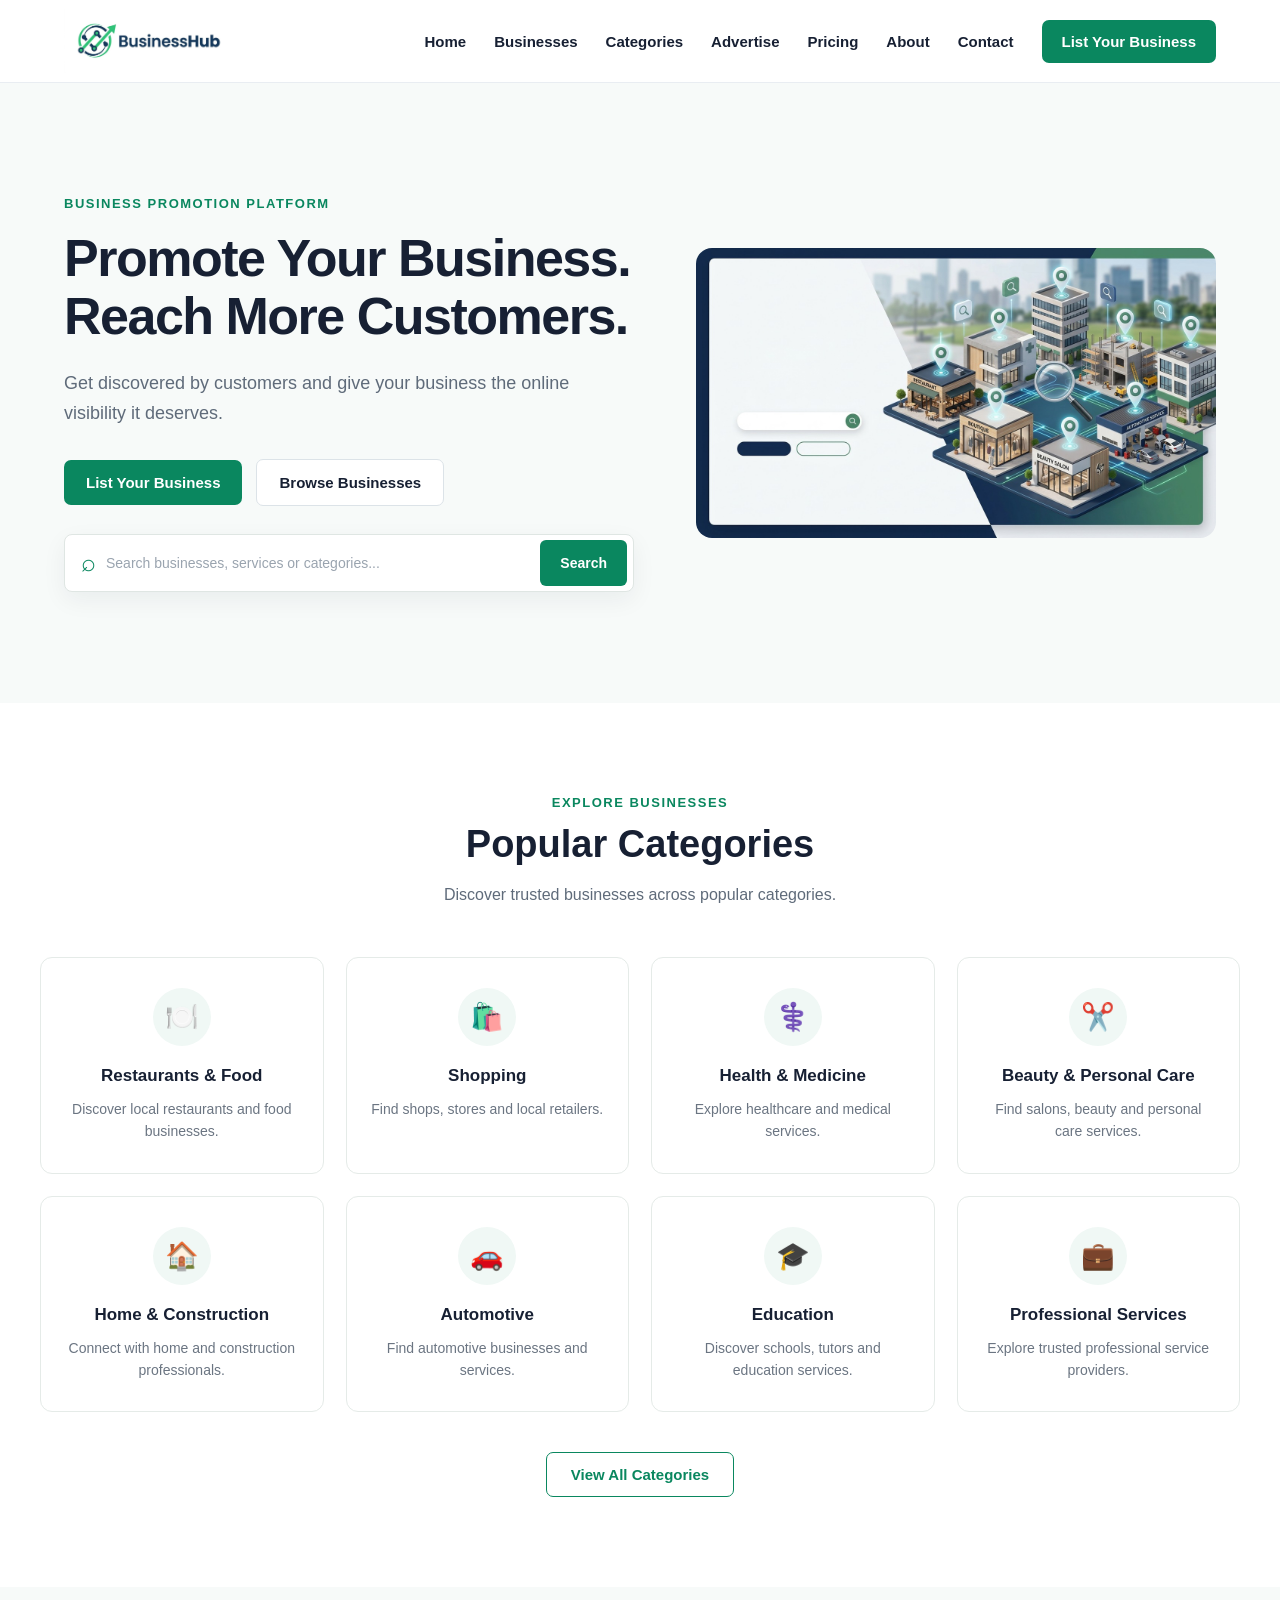
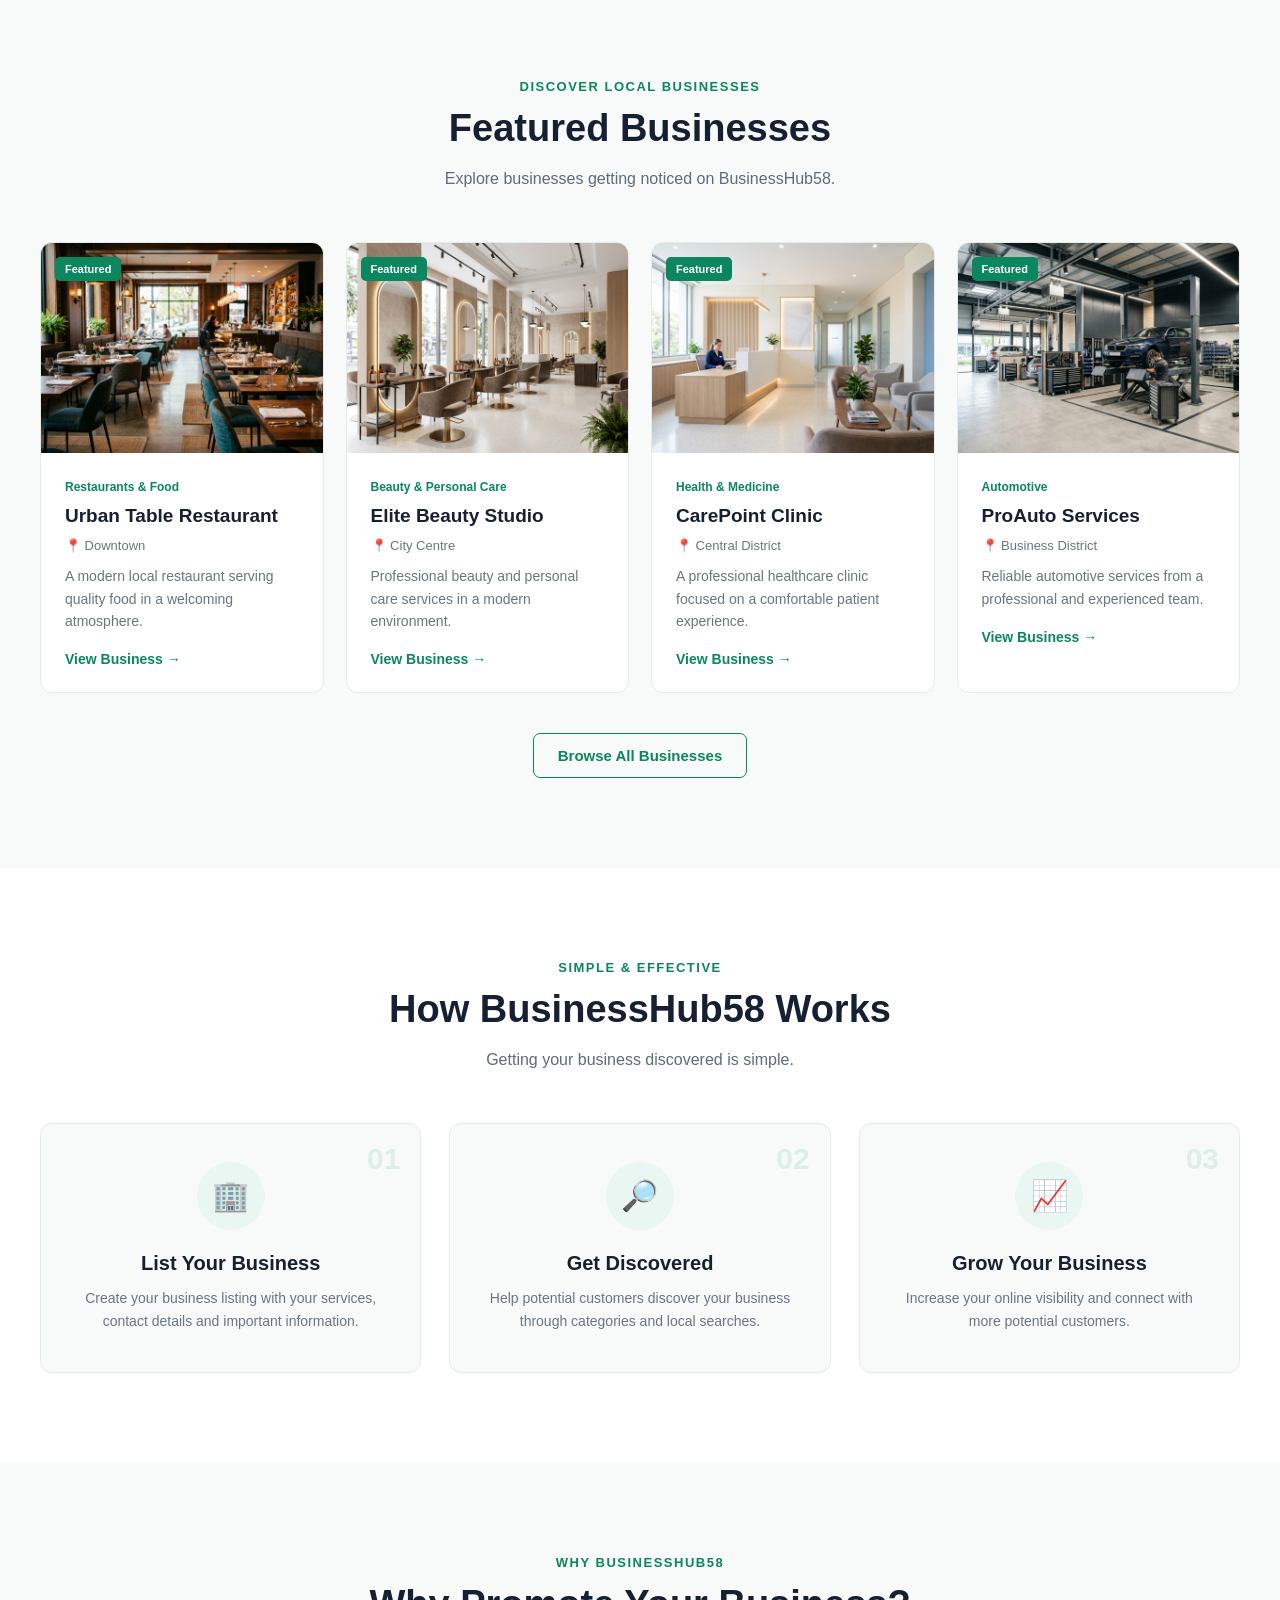
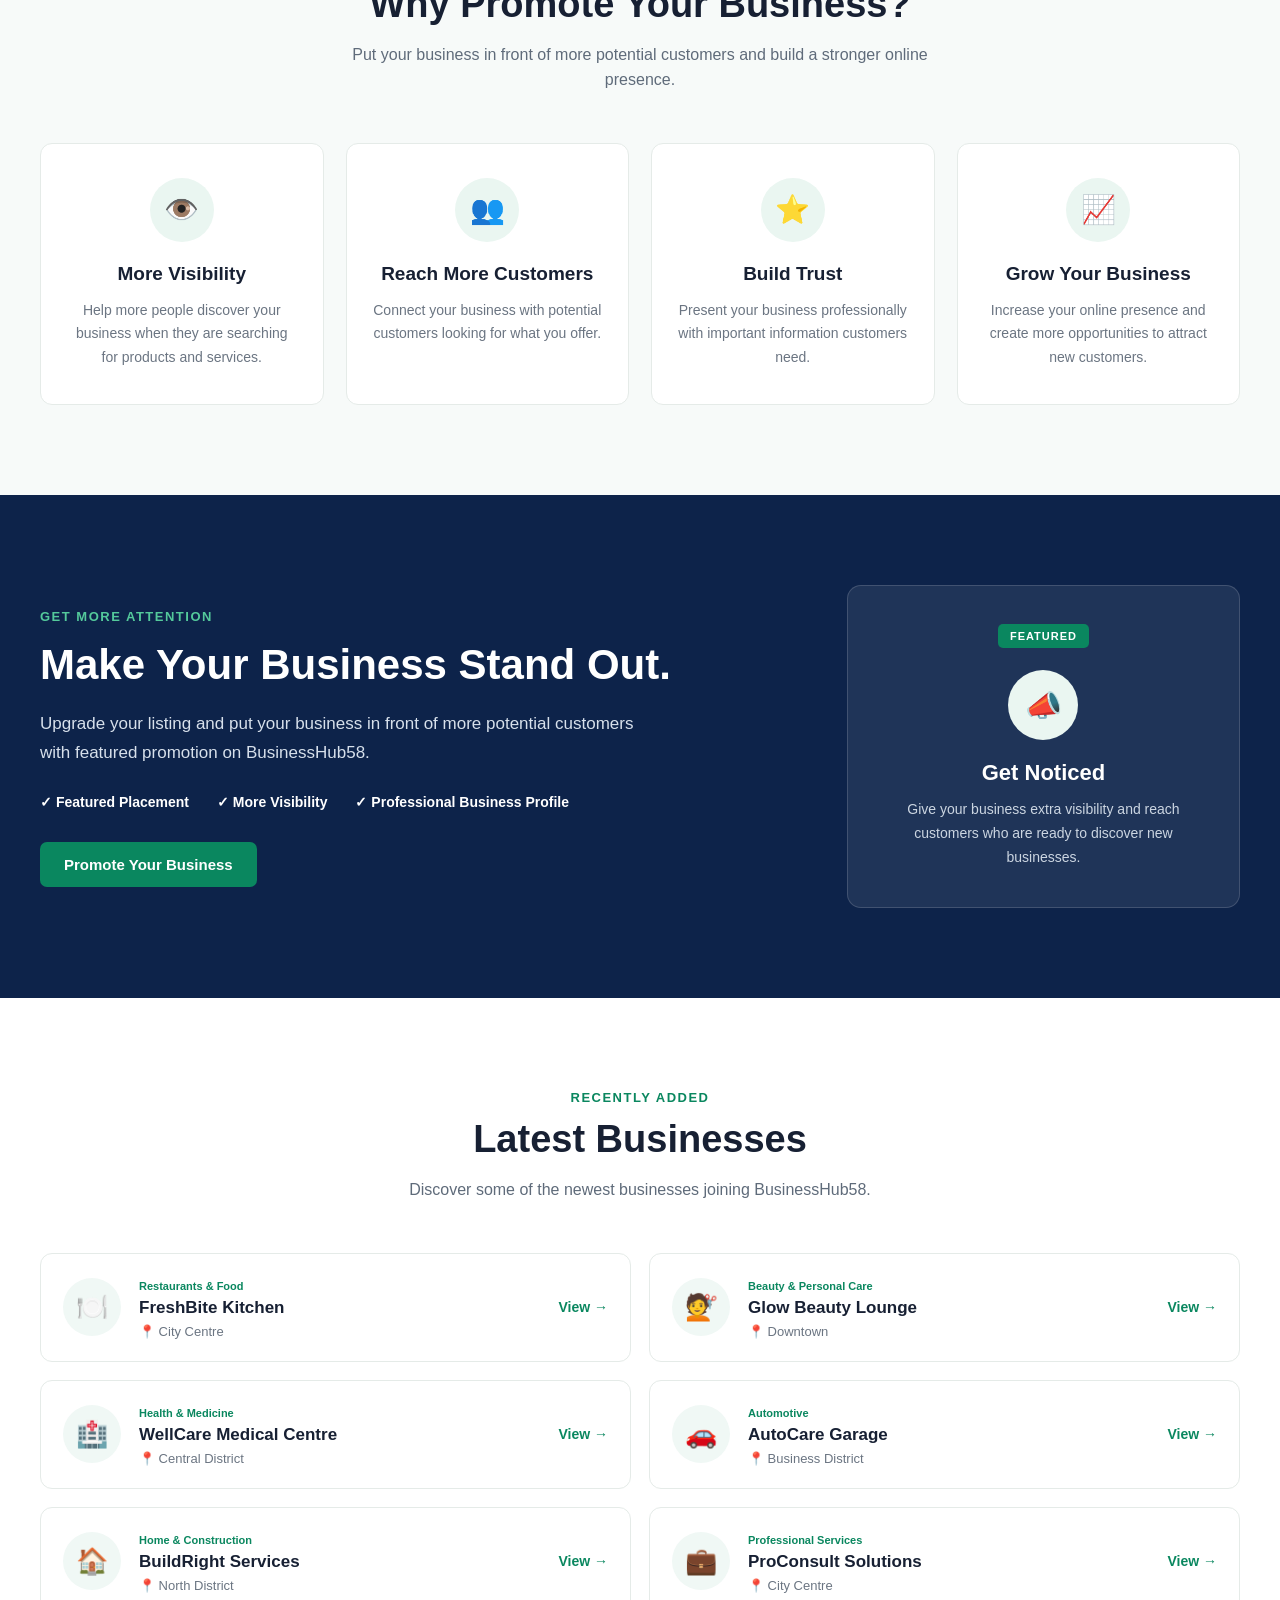
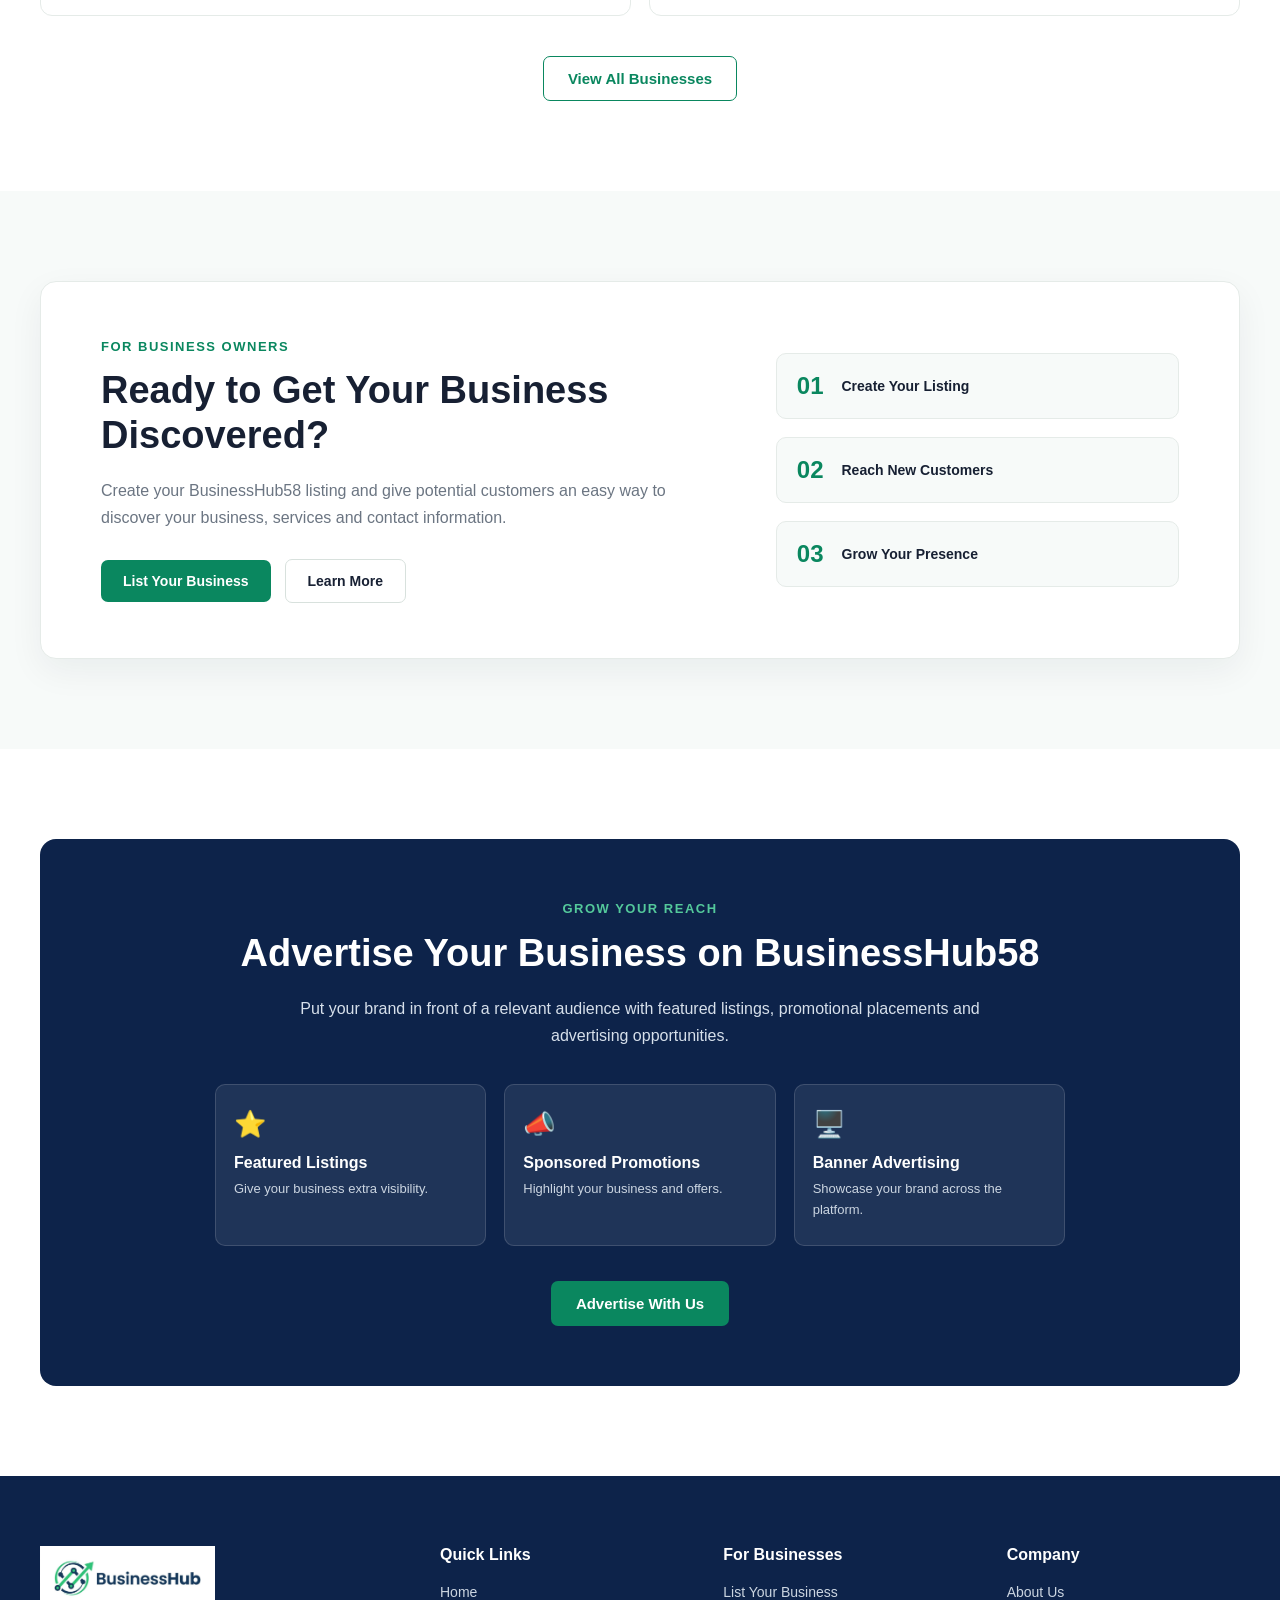
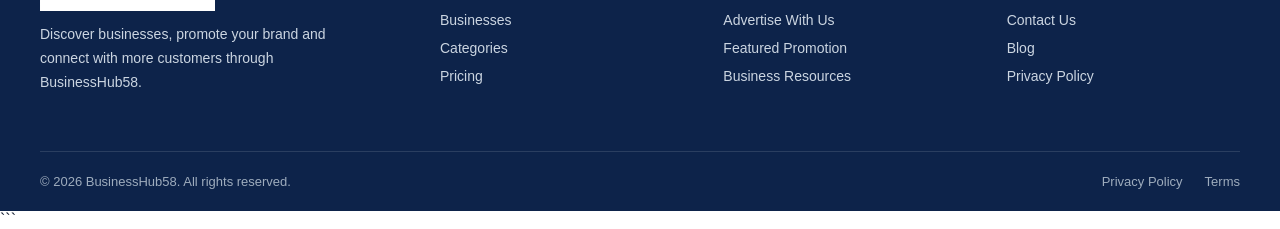
<file: index.html>
<!DOCTYPE html>
<html lang="en">
<head>
    <meta charset="UTF-8">
    <meta name="viewport" content="width=device-width, initial-scale=1.0">

    <title>BusinessHub58 | Promote Your Business</title>

    <link rel="stylesheet" href="style.css">
</head>

<body>

    <!-- Header -->
    <header class="header">
        <div class="nav-container">

            <a href="index.html" class="logo">
                <img src="BusinessHub58%20logo.jpg" alt="BusinessHub58">
            </a>

            <nav class="nav-menu">
    <a href="index.html">Home</a>
    <a href="businesses.html">Businesses</a>
    <a href="categories.html">Categories</a>
    <a href="advertise.html">Advertise</a>
    <a href="pricing.html">Pricing</a>
    <a href="#">About</a>
    <a href="#">Contact</a>

    <a href="list-your-business.html" class="business-btn">List Your Business</a>
</nav>

        </div>
    </header>


    <!-- Hero Section -->
    <section class="hero">
        <div class="hero-container">

            <div class="hero-content">

                <span class="hero-label">BUSINESS PROMOTION PLATFORM</span>

                <h1>Promote Your Business.<br>Reach More Customers.</h1>

                <p>
                    Get discovered by customers and give your business
                    the online visibility it deserves.
                </p>

                <div class="hero-buttons">
                    <a href="#" class="primary-btn">List Your Business</a>
                    <a href="#" class="secondary-btn">Browse Businesses</a>
                </div>

                <div class="hero-search">
                    <span class="search-icon">⌕</span>

                    <input
                        type="text"
                        placeholder="Search businesses, services or categories..."
                    >

                    <button>Search</button>
                </div>

            </div>

            <div class="hero-image">
                <img
                    src="businesshub58-hero.jpg"
                    alt="BusinessHub58 business promotion"
                >
            </div>

        </div>
    </section>
<!-- Popular Categories Section -->
<section class="categories">
    <div class="categories-container">

        <div class="section-heading">
            <span>EXPLORE BUSINESSES</span>
            <h2>Popular Categories</h2>
            <p>Discover trusted businesses across popular categories.</p>
        </div>

        <div class="categories-grid">

            <a href="#" class="category-card">
                <div class="category-icon">🍽️</div>
                <h3>Restaurants & Food</h3>
                <p>Discover local restaurants and food businesses.</p>
            </a>

            <a href="#" class="category-card">
                <div class="category-icon">🛍️</div>
                <h3>Shopping</h3>
                <p>Find shops, stores and local retailers.</p>
            </a>

            <a href="#" class="category-card">
                <div class="category-icon">⚕️</div>
                <h3>Health & Medicine</h3>
                <p>Explore healthcare and medical services.</p>
            </a>

            <a href="#" class="category-card">
                <div class="category-icon">✂️</div>
                <h3>Beauty & Personal Care</h3>
                <p>Find salons, beauty and personal care services.</p>
            </a>

            <a href="#" class="category-card">
                <div class="category-icon">🏠</div>
                <h3>Home & Construction</h3>
                <p>Connect with home and construction professionals.</p>
            </a>

            <a href="#" class="category-card">
                <div class="category-icon">🚗</div>
                <h3>Automotive</h3>
                <p>Find automotive businesses and services.</p>
            </a>

            <a href="#" class="category-card">
                <div class="category-icon">🎓</div>
                <h3>Education</h3>
                <p>Discover schools, tutors and education services.</p>
            </a>

            <a href="#" class="category-card">
                <div class="category-icon">💼</div>
                <h3>Professional Services</h3>
                <p>Explore trusted professional service providers.</p>
            </a>

        </div>

        <div class="categories-action">
            <a href="#" class="view-all-btn">View All Categories</a>
        </div>

    </div>
</section>
    <!-- Featured Businesses Section -->
<section class="featured-businesses">
    <div class="featured-container">

        <div class="section-heading">
            <span>DISCOVER LOCAL BUSINESSES</span>
            <h2>Featured Businesses</h2>
            <p>Explore businesses getting noticed on BusinessHub58.</p>
        </div>

        <div class="featured-grid">

            <!-- Business 1 -->
            <article class="business-card">

                <div class="business-image">
                    <img src="featured-restaurant.jpg" alt="Modern local restaurant">
                    <span class="featured-badge">Featured</span>
                </div>

                <div class="business-content">
                    <span class="business-category">Restaurants & Food</span>

                    <h3>Urban Table Restaurant</h3>

                    <p class="business-location">📍 Downtown</p>

                    <p class="business-description">
                        A modern local restaurant serving quality food in a welcoming atmosphere.
                    </p>

                    <a href="#" class="business-link">View Business →</a>
                </div>

            </article>


            <!-- Business 2 -->
            <article class="business-card">

                <div class="business-image">
                    <img src="featured-salon.jpg" alt="Modern beauty salon">
                    <span class="featured-badge">Featured</span>
                </div>

                <div class="business-content">
                    <span class="business-category">Beauty & Personal Care</span>

                    <h3>Elite Beauty Studio</h3>

                    <p class="business-location">📍 City Centre</p>

                    <p class="business-description">
                        Professional beauty and personal care services in a modern environment.
                    </p>

                    <a href="#" class="business-link">View Business →</a>
                </div>

            </article>


            <!-- Business 3 -->
            <article class="business-card">

                <div class="business-image">
                    <img src="featured-clinic.jpg" alt="Modern medical clinic">
                    <span class="featured-badge">Featured</span>
                </div>

                <div class="business-content">
                    <span class="business-category">Health & Medicine</span>

                    <h3>CarePoint Clinic</h3>

                    <p class="business-location">📍 Central District</p>

                    <p class="business-description">
                        A professional healthcare clinic focused on a comfortable patient experience.
                    </p>

                    <a href="#" class="business-link">View Business →</a>
                </div>

            </article>


            <!-- Business 4 -->
            <article class="business-card">

                <div class="business-image">
                    <img src="featured-automotive.jpg" alt="Modern automotive service workshop">
                    <span class="featured-badge">Featured</span>
                </div>

                <div class="business-content">
                    <span class="business-category">Automotive</span>

                    <h3>ProAuto Services</h3>

                    <p class="business-location">📍 Business District</p>

                    <p class="business-description">
                        Reliable automotive services from a professional and experienced team.
                    </p>

                    <a href="#" class="business-link">View Business →</a>
                </div>

            </article>

        </div>

        <div class="featured-action">
            <a href="#" class="view-all-btn">Browse All Businesses</a>
        </div>

    </div>
</section>
    <!-- How BusinessHub58 Works Section -->
<section class="how-it-works">
    <div class="how-container">

        <div class="section-heading">
            <span>SIMPLE & EFFECTIVE</span>
            <h2>How BusinessHub58 Works</h2>
            <p>Getting your business discovered is simple.</p>
        </div>

        <div class="steps-grid">

            <!-- Step 1 -->
            <div class="step-card">
                <div class="step-number">01</div>

                <div class="step-icon">🏢</div>

                <h3>List Your Business</h3>

                <p>
                    Create your business listing with your services,
                    contact details and important information.
                </p>
            </div>


            <!-- Step 2 -->
            <div class="step-card">
                <div class="step-number">02</div>

                <div class="step-icon">🔎</div>

                <h3>Get Discovered</h3>

                <p>
                    Help potential customers discover your business
                    through categories and local searches.
                </p>
            </div>


            <!-- Step 3 -->
            <div class="step-card">
                <div class="step-number">03</div>

                <div class="step-icon">📈</div>

                <h3>Grow Your Business</h3>

                <p>
                    Increase your online visibility and connect
                    with more potential customers.
                </p>
            </div>

        </div>

    </div>
</section>
    <!-- Why Promote Your Business Section -->
<section class="why-promote">
    <div class="why-container">

        <div class="section-heading">
            <span>WHY BUSINESSHUB58</span>
            <h2>Why Promote Your Business?</h2>
            <p>
                Put your business in front of more potential customers
                and build a stronger online presence.
            </p>
        </div>

        <div class="benefits-grid">

            <!-- Benefit 1 -->
            <div class="benefit-card">

                <div class="benefit-icon">👁️</div>

                <h3>More Visibility</h3>

                <p>
                    Help more people discover your business when
                    they are searching for products and services.
                </p>

            </div>

            <!-- Benefit 2 -->
            <div class="benefit-card">

                <div class="benefit-icon">👥</div>

                <h3>Reach More Customers</h3>

                <p>
                    Connect your business with potential customers
                    looking for what you offer.
                </p>

            </div>

            <!-- Benefit 3 -->
            <div class="benefit-card">

                <div class="benefit-icon">⭐</div>

                <h3>Build Trust</h3>

                <p>
                    Present your business professionally with
                    important information customers need.
                </p>

            </div>

            <!-- Benefit 4 -->
            <div class="benefit-card">

                <div class="benefit-icon">📈</div>

                <h3>Grow Your Business</h3>

                <p>
                    Increase your online presence and create more
                    opportunities to attract new customers.
                </p>

            </div>

        </div>

    </div>
</section>
    <!-- Featured Promotion CTA Section -->
<section class="promotion-cta">
    <div class="promotion-container">

        <div class="promotion-content">

            <span class="promotion-label">GET MORE ATTENTION</span>

            <h2>Make Your Business Stand Out.</h2>

            <p>
                Upgrade your listing and put your business in front of
                more potential customers with featured promotion on
                BusinessHub58.
            </p>

            <div class="promotion-features">

                <span>✓ Featured Placement</span>
                <span>✓ More Visibility</span>
                <span>✓ Professional Business Profile</span>

            </div>

            <a href="#" class="promotion-btn">
                Promote Your Business
            </a>

        </div>

        <div class="promotion-highlight">

            <div class="highlight-badge">FEATURED</div>

            <div class="highlight-icon">📣</div>

            <h3>Get Noticed</h3>

            <p>
                Give your business extra visibility and reach
                customers who are ready to discover new businesses.
            </p>

        </div>

    </div>
</section>
    <!-- Latest Businesses Section -->
<section class="latest-businesses">
    <div class="latest-container">

        <div class="section-heading">
            <span>RECENTLY ADDED</span>
            <h2>Latest Businesses</h2>
            <p>Discover some of the newest businesses joining BusinessHub58.</p>
        </div>

        <div class="latest-grid">

            <!-- Business 1 -->
            <article class="latest-card">

                <div class="latest-icon">🍽️</div>

                <div class="latest-content">
                    <span class="latest-category">Restaurants & Food</span>
                    <h3>FreshBite Kitchen</h3>
                    <p>📍 City Centre</p>
                </div>

                <a href="#" class="latest-link">View →</a>

            </article>

            <!-- Business 2 -->
            <article class="latest-card">

                <div class="latest-icon">💇</div>

                <div class="latest-content">
                    <span class="latest-category">Beauty & Personal Care</span>
                    <h3>Glow Beauty Lounge</h3>
                    <p>📍 Downtown</p>
                </div>

                <a href="#" class="latest-link">View →</a>

            </article>

            <!-- Business 3 -->
            <article class="latest-card">

                <div class="latest-icon">🏥</div>

                <div class="latest-content">
                    <span class="latest-category">Health & Medicine</span>
                    <h3>WellCare Medical Centre</h3>
                    <p>📍 Central District</p>
                </div>

                <a href="#" class="latest-link">View →</a>

            </article>

            <!-- Business 4 -->
            <article class="latest-card">

                <div class="latest-icon">🚗</div>

                <div class="latest-content">
                    <span class="latest-category">Automotive</span>
                    <h3>AutoCare Garage</h3>
                    <p>📍 Business District</p>
                </div>

                <a href="#" class="latest-link">View →</a>

            </article>

            <!-- Business 5 -->
            <article class="latest-card">

                <div class="latest-icon">🏠</div>

                <div class="latest-content">
                    <span class="latest-category">Home & Construction</span>
                    <h3>BuildRight Services</h3>
                    <p>📍 North District</p>
                </div>

                <a href="#" class="latest-link">View →</a>

            </article>

            <!-- Business 6 -->
            <article class="latest-card">

                <div class="latest-icon">💼</div>

                <div class="latest-content">
                    <span class="latest-category">Professional Services</span>
                    <h3>ProConsult Solutions</h3>
                    <p>📍 City Centre</p>
                </div>

                <a href="#" class="latest-link">View →</a>

            </article>

        </div>

        <div class="latest-action">
            <a href="#" class="view-all-btn">View All Businesses</a>
        </div>

    </div>
</section>
    <!-- Business Owner CTA Section -->
<section class="owner-cta">
    <div class="owner-container">

        <div class="owner-content">

            <span class="owner-label">FOR BUSINESS OWNERS</span>

            <h2>Ready to Get Your Business Discovered?</h2>

            <p>
                Create your BusinessHub58 listing and give potential
                customers an easy way to discover your business,
                services and contact information.
            </p>

            <div class="owner-buttons">

                <a href="#" class="owner-primary-btn">
                    List Your Business
                </a>

                <a href="#" class="owner-secondary-btn">
                    Learn More
                </a>

            </div>

        </div>

        <div class="owner-stats">

            <div class="owner-stat">
                <strong>01</strong>
                <span>Create Your Listing</span>
            </div>

            <div class="owner-stat">
                <strong>02</strong>
                <span>Reach New Customers</span>
            </div>

            <div class="owner-stat">
                <strong>03</strong>
                <span>Grow Your Presence</span>
            </div>

        </div>

    </div>
</section>
    <!-- Advertise With Us Section -->
<section class="advertise-section">
    <div class="advertise-container">

        <div class="advertise-content">

            <span class="advertise-label">GROW YOUR REACH</span>

            <h2>Advertise Your Business on BusinessHub58</h2>

            <p>
                Put your brand in front of a relevant audience with
                featured listings, promotional placements and
                advertising opportunities.
            </p>

            <div class="advertise-options">

                <div class="advertise-option">
                    <span class="advertise-option-icon">⭐</span>
                    <div>
                        <h3>Featured Listings</h3>
                        <p>Give your business extra visibility.</p>
                    </div>
                </div>

                <div class="advertise-option">
                    <span class="advertise-option-icon">📣</span>
                    <div>
                        <h3>Sponsored Promotions</h3>
                        <p>Highlight your business and offers.</p>
                    </div>
                </div>

                <div class="advertise-option">
                    <span class="advertise-option-icon">🖥️</span>
                    <div>
                        <h3>Banner Advertising</h3>
                        <p>Showcase your brand across the platform.</p>
                    </div>
                </div>

            </div>

            <a href="#" class="advertise-btn">
                Advertise With Us
            </a>

        </div>

    </div>
</section>
    <!-- Footer -->
<footer class="footer">

    <div class="footer-container">

        <!-- Footer Brand -->
        <div class="footer-column footer-brand">

            <a href="index.html" class="footer-logo">
                <img src="BusinessHub58%20logo.jpg" alt="BusinessHub58">
            </a>

            <p>
                Discover businesses, promote your brand and connect
                with more customers through BusinessHub58.
            </p>

        </div>

        <!-- Quick Links -->
        <div class="footer-column">

            <h3>Quick Links</h3>

            <a href="index.html">Home</a>
            <a href="#">Businesses</a>
            <a href="#">Categories</a>
            <a href="#">Pricing</a>

        </div>

        <!-- Business -->
        <div class="footer-column">

            <h3>For Businesses</h3>

            <a href="#">List Your Business</a>
            <a href="#">Advertise With Us</a>
            <a href="#">Featured Promotion</a>
            <a href="#">Business Resources</a>

        </div>

        <!-- Company -->
        <div class="footer-column">

            <h3>Company</h3>

            <a href="#">About Us</a>
            <a href="#">Contact Us</a>
            <a href="#">Blog</a>
            <a href="#">Privacy Policy</a>

        </div>

    </div>

    <div class="footer-bottom">

        <p>
            © 2026 BusinessHub58. All rights reserved.
        </p>

        <div class="footer-bottom-links">
            <a href="#">Privacy Policy</a>
            <a href="#">Terms</a>
        </div>

    </div>

</footer>
</body>
</html>
```
</file>
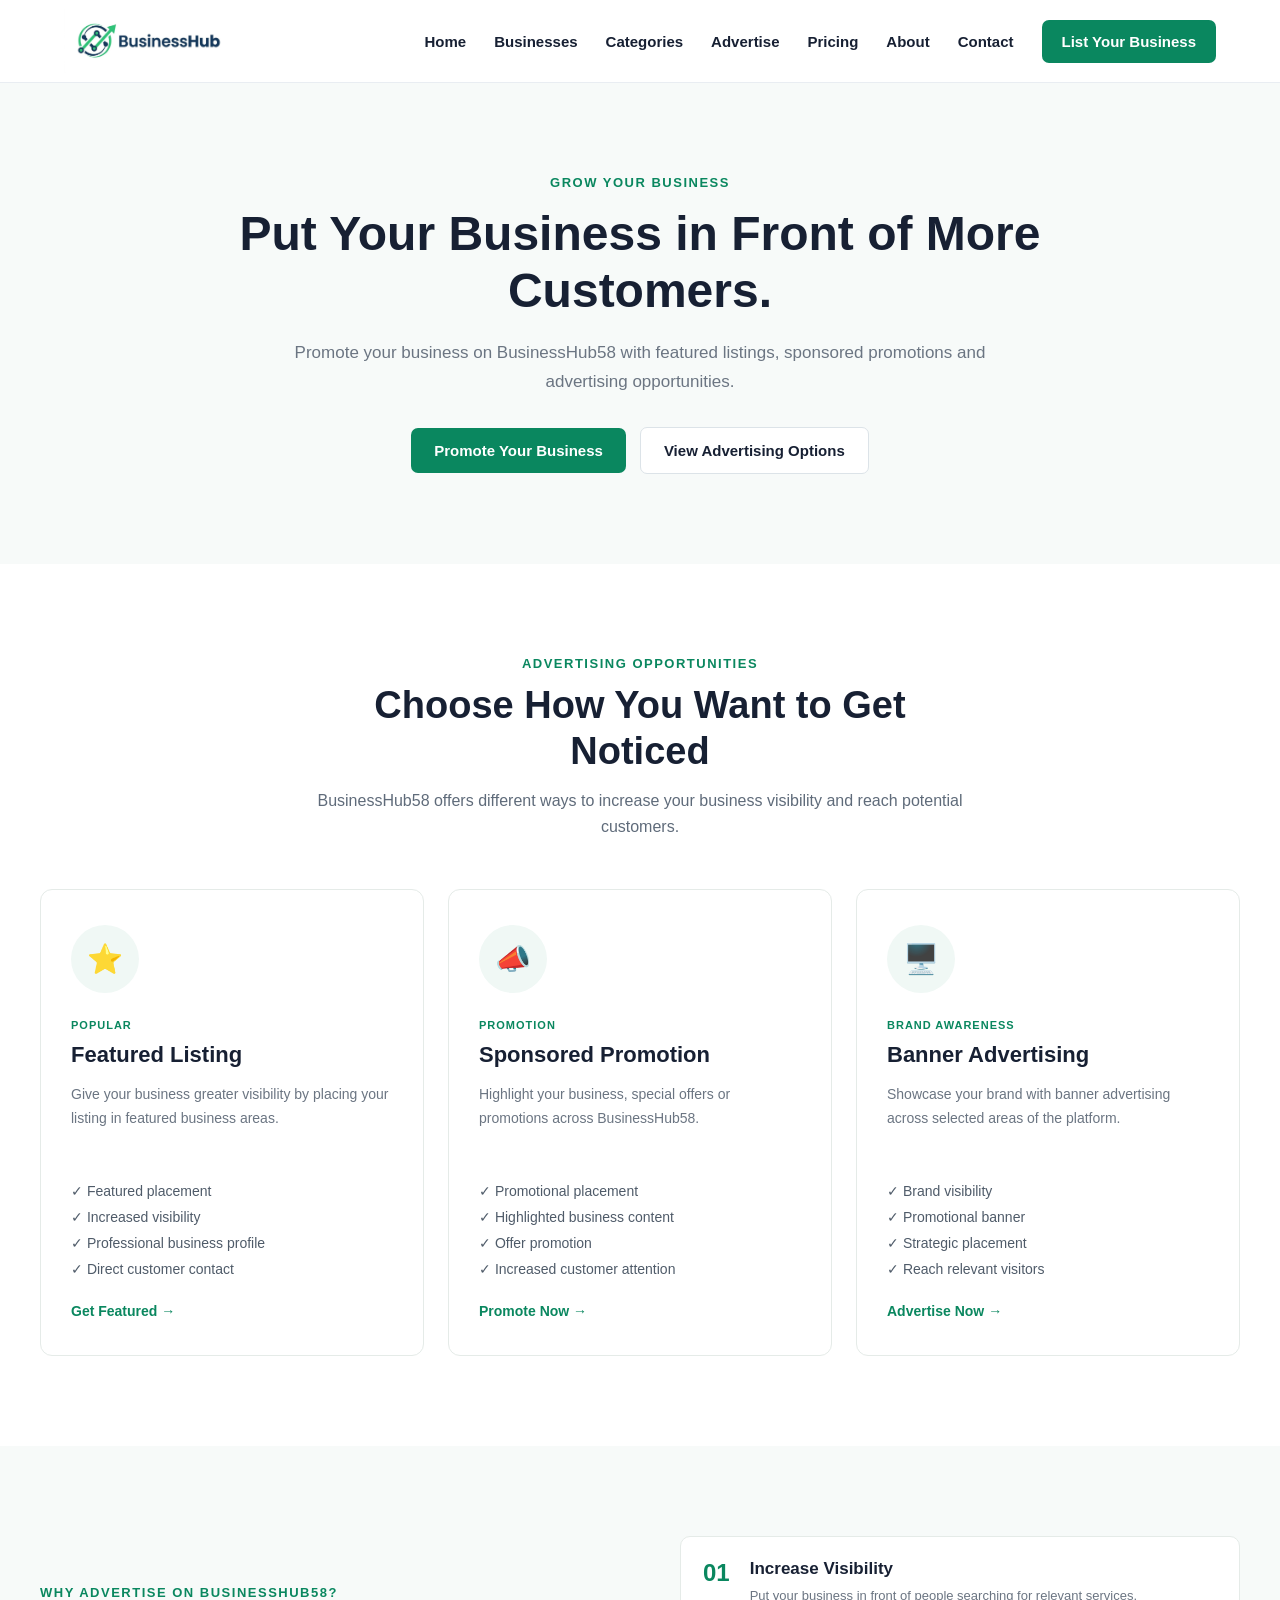
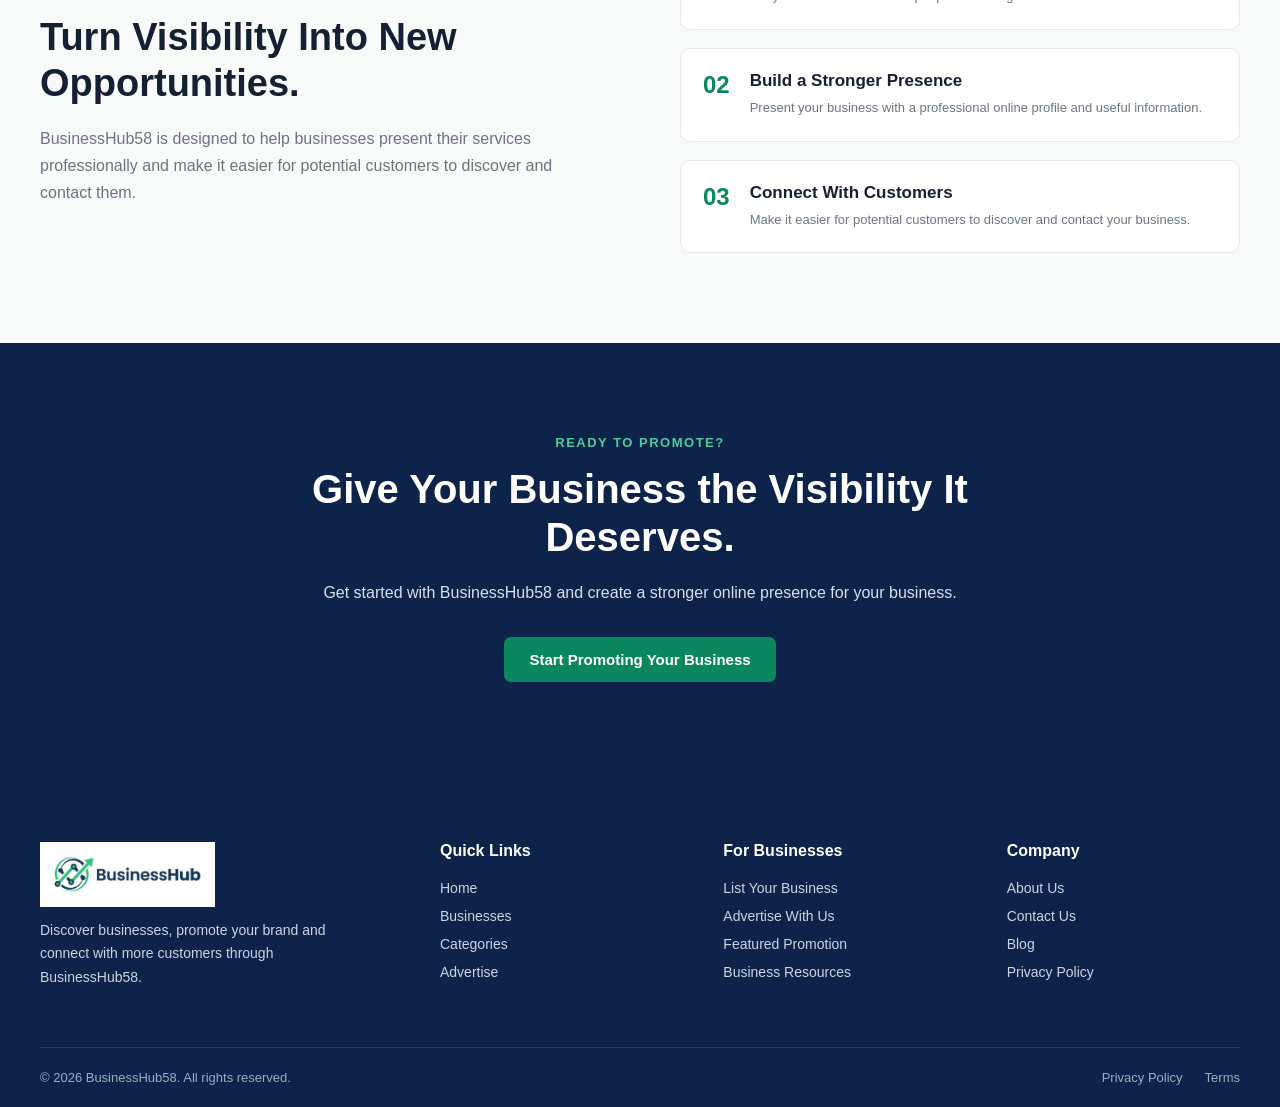
<file: advertise.html>
<!DOCTYPE html>
<html lang="en">

<head>
    <meta charset="UTF-8">
    <meta name="viewport" content="width=device-width, initial-scale=1.0">

    <title>Advertise | BusinessHub58</title>

    <link rel="stylesheet" href="style.css">
</head>

<body>

    <!-- Header -->
    <header class="header">
        <div class="nav-container">

            <a href="index.html" class="logo">
                <img src="BusinessHub58%20logo.jpg" alt="BusinessHub58">
            </a>

            <nav class="nav-menu">
    <a href="index.html">Home</a>
    <a href="businesses.html">Businesses</a>
    <a href="categories.html">Categories</a>
    <a href="advertise.html">Advertise</a>
    <a href="pricing.html">Pricing</a>
    <a href="#">About</a>
    <a href="#">Contact</a>

    <a href="list-your-business.html" class="business-btn">
    List Your Business
</a>
</nav>

        </div>
    </header>


    <!-- Advertise Hero -->
    <section class="advertise-page-hero">

        <div class="advertise-page-hero-container">

            <span class="advertise-page-label">GROW YOUR BUSINESS</span>

            <h1>Put Your Business in Front of More Customers.</h1>

            <p>
                Promote your business on BusinessHub58 with featured
                listings, sponsored promotions and advertising opportunities.
            </p>

            <div class="advertise-page-buttons">
                <a href="#" class="advertise-page-primary">
                    Promote Your Business
                </a>

                <a href="#" class="advertise-page-secondary">
                    View Advertising Options
                </a>
            </div>

        </div>

    </section>


    <!-- Advertising Options -->
    <section class="advertising-options">

        <div class="advertising-options-container">

            <div class="section-heading">

                <span>ADVERTISING OPPORTUNITIES</span>

                <h2>Choose How You Want to Get Noticed</h2>

                <p>
                    BusinessHub58 offers different ways to increase
                    your business visibility and reach potential customers.
                </p>

            </div>


            <div class="advertising-options-grid">

                <article class="advertising-card">

                    <div class="advertising-icon">⭐</div>

                    <span class="advertising-card-label">POPULAR</span>

                    <h3>Featured Listing</h3>

                    <p>
                        Give your business greater visibility by placing
                        your listing in featured business areas.
                    </p>

                    <ul>
                        <li>✓ Featured placement</li>
                        <li>✓ Increased visibility</li>
                        <li>✓ Professional business profile</li>
                        <li>✓ Direct customer contact</li>
                    </ul>

                    <a href="#" class="advertising-card-link">
                        Get Featured →
                    </a>

                </article>


                <article class="advertising-card">

                    <div class="advertising-icon">📣</div>

                    <span class="advertising-card-label">PROMOTION</span>

                    <h3>Sponsored Promotion</h3>

                    <p>
                        Highlight your business, special offers or
                        promotions across BusinessHub58.
                    </p>

                    <ul>
                        <li>✓ Promotional placement</li>
                        <li>✓ Highlighted business content</li>
                        <li>✓ Offer promotion</li>
                        <li>✓ Increased customer attention</li>
                    </ul>

                    <a href="#" class="advertising-card-link">
                        Promote Now →
                    </a>

                </article>


                <article class="advertising-card">

                    <div class="advertising-icon">🖥️</div>

                    <span class="advertising-card-label">BRAND AWARENESS</span>

                    <h3>Banner Advertising</h3>

                    <p>
                        Showcase your brand with banner advertising
                        across selected areas of the platform.
                    </p>

                    <ul>
                        <li>✓ Brand visibility</li>
                        <li>✓ Promotional banner</li>
                        <li>✓ Strategic placement</li>
                        <li>✓ Reach relevant visitors</li>
                    </ul>

                    <a href="#" class="advertising-card-link">
                        Advertise Now →
                    </a>

                </article>

            </div>

        </div>

    </section>


    <!-- Why Advertise -->
    <section class="why-advertise">

        <div class="why-advertise-container">

            <div class="why-advertise-content">

                <span>WHY ADVERTISE ON BUSINESSHUB58?</span>

                <h2>
                    Turn Visibility Into New Opportunities.
                </h2>

                <p>
                    BusinessHub58 is designed to help businesses present
                    their services professionally and make it easier for
                    potential customers to discover and contact them.
                </p>

            </div>


            <div class="why-advertise-points">

                <div class="why-advertise-point">
                    <strong>01</strong>
                    <div>
                        <h3>Increase Visibility</h3>
                        <p>
                            Put your business in front of people
                            searching for relevant services.
                        </p>
                    </div>
                </div>


                <div class="why-advertise-point">
                    <strong>02</strong>
                    <div>
                        <h3>Build a Stronger Presence</h3>
                        <p>
                            Present your business with a professional
                            online profile and useful information.
                        </p>
                    </div>
                </div>


                <div class="why-advertise-point">
                    <strong>03</strong>
                    <div>
                        <h3>Connect With Customers</h3>
                        <p>
                            Make it easier for potential customers
                            to discover and contact your business.
                        </p>
                    </div>
                </div>

            </div>

        </div>

    </section>


    <!-- Advertise CTA -->
    <section class="advertise-final-cta">

        <div class="advertise-final-container">

            <span>READY TO PROMOTE?</span>

            <h2>
                Give Your Business the Visibility It Deserves.
            </h2>

            <p>
                Get started with BusinessHub58 and create a stronger
                online presence for your business.
            </p>

            <a href="#" class="advertise-final-btn">
                Start Promoting Your Business
            </a>

        </div>

    </section>


    <!-- Footer -->
    <footer class="footer">

        <div class="footer-container">

            <div class="footer-column footer-brand">

                <a href="index.html" class="footer-logo">
                    <img src="BusinessHub58%20logo.jpg" alt="BusinessHub58">
                </a>

                <p>
                    Discover businesses, promote your brand and connect
                    with more customers through BusinessHub58.
                </p>

            </div>


            <div class="footer-column">

                <h3>Quick Links</h3>

                <a href="index.html">Home</a>
                <a href="businesses.html">Businesses</a>
                <a href="categories.html">Categories</a>
                <a href="advertise.html">Advertise</a>

            </div>


            <div class="footer-column">

                <h3>For Businesses</h3>

                <a href="#">List Your Business</a>
                <a href="advertise.html">Advertise With Us</a>
                <a href="#">Featured Promotion</a>
                <a href="#">Business Resources</a>

            </div>


            <div class="footer-column">

                <h3>Company</h3>

                <a href="#">About Us</a>
                <a href="#">Contact Us</a>
                <a href="#">Blog</a>
                <a href="#">Privacy Policy</a>

            </div>

        </div>


        <div class="footer-bottom">

            <p>
                © 2026 BusinessHub58. All rights reserved.
            </p>

            <div class="footer-bottom-links">

                <a href="#">Privacy Policy</a>
                <a href="#">Terms</a>

            </div>

        </div>

    </footer>

</body>

</html>
</file>
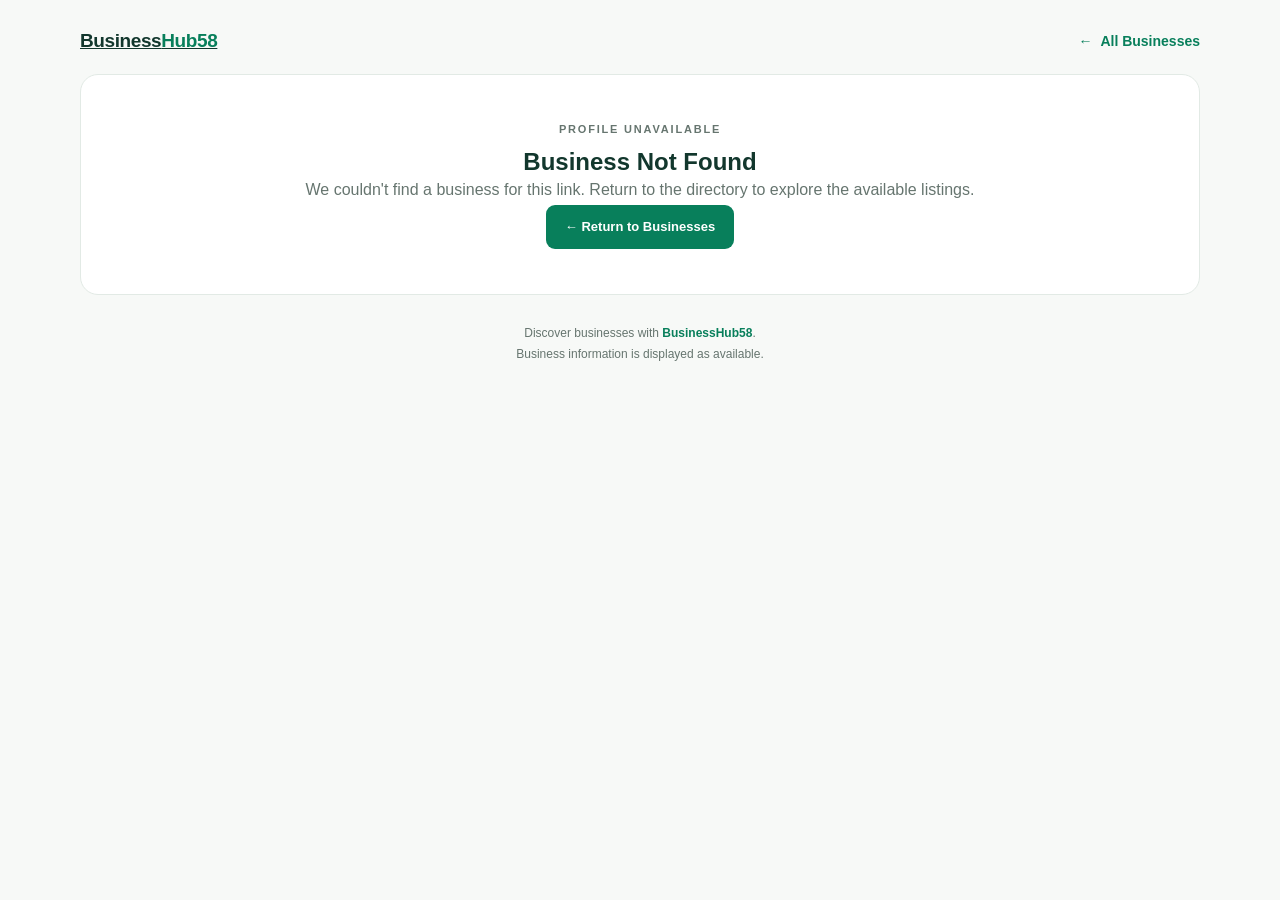
<file: business-details.html>
<!DOCTYPE html>
<html lang="en">
<head>
  <meta charset="UTF-8">
  <meta name="viewport" content="width=device-width, initial-scale=1.0">
  <meta name="description" content="Explore business profiles, services and available contact information on BusinessHub58.">
  <meta name="theme-color" content="#087f5b">
  <title>Business Details | BusinessHub58</title>
  <link rel="stylesheet" href="style.css">

  <style>
    :root {
      --detail-green: #087f5b;
      --detail-dark: #12372d;
      --detail-muted: #66756f;
      --detail-light: #f4f8f5;
      --detail-border: #e2eae5;
    }

    body {
      background: #f7f9f7;
    }

    .profile-page {
      width: min(1120px, calc(100% - 36px));
      margin: 30px auto 70px;
      color: #24352e;
    }

    .profile-topbar {
      display: flex;
      justify-content: space-between;
      align-items: center;
      gap: 14px;
      margin-bottom: 22px;
    }

    .profile-brand {
      color: var(--detail-dark);
      font-size: 19px;
      font-weight: 800;
      letter-spacing: -.4px;
    }

    .profile-brand span {
      color: var(--detail-green);
    }

    .profile-back {
      display: inline-flex;
      align-items: center;
      gap: 8px;
      color: var(--detail-green);
      text-decoration: none;
      font-size: 14px;
      font-weight: 700;
    }

    .profile-back:hover {
      text-decoration: underline;
    }

    .profile-hero {
      display: grid;
      grid-template-columns: 1.05fr .95fr;
      min-height: 330px;
      overflow: hidden;
      background: #fff;
      border: 1px solid var(--detail-border);
      border-radius: 22px;
      box-shadow: 0 12px 35px rgba(24, 57, 42, .07);
    }

    .profile-hero-image {
      position: relative;
      min-height: 330px;
      background: #e7eee9;
    }

    .profile-hero-image img {
      display: block;
      width: 100%;
      height: 100%;
      min-height: 330px;
      object-fit: cover;
    }

    .profile-hero-content {
      display: flex;
      flex-direction: column;
      align-items: flex-start;
      justify-content: center;
      padding: 38px;
    }

    .profile-eyebrow {
      margin: 0 0 15px;
      color: var(--detail-green);
      font-size: 12px;
      font-weight: 800;
      letter-spacing: 2px;
      text-transform: uppercase;
    }

    .profile-category {
      display: inline-block;
      margin-bottom: 16px;
      padding: 7px 13px;
      border: 1px solid #d5eadf;
      border-radius: 50px;
      background: #eaf6ef;
      color: #176b48;
      font-size: 12px;
      font-weight: 700;
    }

    .profile-title {
      margin: 0 0 14px;
      color: var(--detail-dark);
      font-size: clamp(28px, 3.5vw, 40px);
      line-height: 1.15;
      letter-spacing: -1px;
      overflow-wrap: anywhere;
    }

    .profile-intro {
      margin: 0;
      color: var(--detail-muted);
      font-size: 15px;
      line-height: 1.85;
    }

    .profile-hero-actions {
      display: flex;
      flex-wrap: wrap;
      gap: 11px;
      margin-top: 25px;
    }

    .profile-button {
      display: inline-flex;
      justify-content: center;
      align-items: center;
      gap: 8px;
      min-height: 44px;
      padding: 12px 18px;
      border: 1px solid transparent;
      border-radius: 9px;
      font-size: 13px;
      font-weight: 700;
      text-decoration: none;
      transition: transform .2s ease, background .2s ease;
    }

    .profile-button:hover {
      transform: translateY(-2px);
    }

    .profile-button-primary {
      background: var(--detail-green);
      color: #fff;
    }

    .profile-button-primary:hover {
      background: #066748;
    }

    .profile-button-secondary {
      border-color: var(--detail-border);
      background: #fff;
      color: var(--detail-dark);
    }

    .profile-layout {
      display: grid;
      grid-template-columns: minmax(0, 1.65fr) minmax(250px, .85fr);
      gap: 22px;
      margin-top: 24px;
      align-items: start;
    }

    .profile-main,
    .profile-sidebar {
      display: grid;
      gap: 22px;
      min-width: 0;
    }

    .profile-panel {
      padding: 28px;
      border: 1px solid var(--detail-border);
      border-radius: 17px;
      background: #fff;
      box-shadow: 0 5px 20px rgba(24, 57, 42, .035);
    }

    .profile-section-kicker {
      margin: 0 0 8px;
      color: var(--detail-green);
      font-size: 11px;
      font-weight: 800;
      letter-spacing: 1.8px;
      text-transform: uppercase;
    }

    .profile-section-title {
      margin: 0 0 14px;
      color: var(--detail-dark);
      font-size: 23px;
      line-height: 1.35;
      letter-spacing: -.4px;
    }

    .profile-section-copy {
      margin: 0;
      color: var(--detail-muted);
      font-size: 14px;
      line-height: 1.9;
    }

    .profile-services {
      display: grid;
      grid-template-columns: repeat(2, minmax(0, 1fr));
      gap: 13px;
      margin-top: 22px;
    }

    .profile-service {
      display: flex;
      align-items: flex-start;
      gap: 12px;
      min-height: 95px;
      padding: 17px 15px;
      border: 1px solid var(--detail-border);
      border-radius: 12px;
      background: #fbfdfb;
    }

    .profile-service-icon {
      display: grid;
      place-items: center;
      flex: 0 0 37px;
      width: 37px;
      height: 37px;
      border-radius: 10px;
      background: #e9f5ed;
      color: var(--detail-green);
      font-size: 18px;
      font-weight: 800;
    }

    .profile-service h3 {
      margin: 2px 0 5px;
      color: var(--detail-dark);
      font-size: 14px;
      line-height: 1.5;
    }

    .profile-service p {
      margin: 0;
      color: var(--detail-muted);
      font-size: 12px;
      line-height: 1.65;
    }

    .profile-benefits {
      display: grid;
      gap: 15px;
      margin-top: 20px;
    }

    .profile-benefit {
      display: flex;
      align-items: flex-start;
      gap: 12px;
    }

    .profile-check {
      display: grid;
      place-items: center;
      flex: 0 0 26px;
      width: 26px;
      height: 26px;
      border-radius: 50%;
      background: #e8f5ed;
      color: #087f5b;
      font-weight: 800;
    }

    .profile-benefit strong {
      display: block;
      margin-bottom: 4px;
      color: var(--detail-dark);
      font-size: 14px;
    }

    .profile-benefit p {
      margin: 0;
      color: var(--detail-muted);
      font-size: 13px;
      line-height: 1.7;
    }

    .profile-info-row {
      display: flex;
      gap: 12px;
      padding: 15px 0;
      border-bottom: 1px solid #edf1ee;
    }

    .profile-info-row:last-child {
      padding-bottom: 0;
      border-bottom: 0;
    }

    .profile-info-icon {
      display: grid;
      place-items: center;
      flex: 0 0 38px;
      height: 38px;
      border-radius: 10px;
      background: var(--detail-light);
      font-size: 17px;
    }

    .profile-info-label {
      display: block;
      margin-bottom: 5px;
      color: var(--detail-muted);
      font-size: 11px;
      font-weight: 700;
      letter-spacing: .7px;
      text-transform: uppercase;
    }

    .profile-info-value {
      color: var(--detail-dark);
      font-size: 13px;
      line-height: 1.7;
      overflow-wrap: anywhere;
    }

    .profile-info-note {
      margin: 15px 0 0;
      color: var(--detail-muted);
      font-size: 12px;
      line-height: 1.75;
    }

    .profile-cta {
      padding: 25px;
      border-radius: 16px;
      background: var(--detail-dark);
      color: #fff;
    }

    .profile-cta h2 {
      margin: 0 0 10px;
      font-size: 21px;
      line-height: 1.4;
    }

    .profile-cta p {
      margin: 0;
      color: #d5e5dc;
      font-size: 13px;
      line-height: 1.8;
    }

    .profile-cta .profile-button {
      width: 100%;
      margin-top: 20px;
      background: #fff;
      color: var(--detail-dark);
    }

    .profile-footer {
      padding: 28px 10px 0;
      color: var(--detail-muted);
      font-size: 12px;
      text-align: center;
      line-height: 1.8;
    }

    .profile-footer a {
      color: var(--detail-green);
      font-weight: 700;
      text-decoration: none;
    }

    .profile-loading,
    .profile-error {
      padding: 45px 25px;
      border: 1px solid var(--detail-border);
      border-radius: 18px;
      background: #fff;
      text-align: center;
    }

    .profile-loading h1,
    .profile-error h1 {
      color: var(--detail-dark);
    }

    .profile-loading p,
    .profile-error p {
      color: var(--detail-muted);
      line-height: 1.8;
    }

    @media (max-width: 760px) {
      .profile-hero {
        grid-template-columns: 1fr;
      }

      .profile-hero-image,
      .profile-hero-image img {
        min-height: 240px;
        max-height: 320px;
      }

      .profile-hero-content {
        padding: 27px;
      }

      .profile-layout {
        grid-template-columns: 1fr;
      }

      .profile-panel {
        padding: 23px;
      }
    }

    @media (max-width: 480px) {
      .profile-page {
        width: calc(100% - 24px);
        margin-top: 18px;
      }

      .profile-topbar {
        align-items: flex-start;
      }

      .profile-brand {
        font-size: 17px;
      }

      .profile-back {
        font-size: 12px;
      }

      .profile-hero-image,
      .profile-hero-image img {
        min-height: 205px;
      }

      .profile-hero-content {
        padding: 22px;
      }

      .profile-title {
        font-size: 29px;
      }

      .profile-services {
        grid-template-columns: 1fr;
      }

      .profile-service {
        min-height: 80px;
      }

      .profile-hero-actions {
        width: 100%;
      }

      .profile-hero-actions .profile-button {
        flex: 1;
      }
    }

    @media (prefers-reduced-motion: reduce) {
      .profile-button {
        transition: none;
      }

      .profile-button:hover {
        transform: none;
      }
    }
  </style>
</head>

<body>
  <main class="profile-page">
    <header class="profile-topbar">
      <a class="profile-brand" href="index.html" aria-label="BusinessHub58 home">
        Business<span>Hub58</span>
      </a>

      <a class="profile-back" href="businesses.html">
        <span aria-hidden="true">←</span> All Businesses
      </a>
    </header>

    <div id="business-details" aria-live="polite">
      <div class="profile-loading">
        <h1>Loading business profile</h1>
        <p>Please wait while we prepare the business information.</p>
      </div>
    </div>

    <footer class="profile-footer">
      Discover businesses with <a href="businesses.html">BusinessHub58</a>.
      <br>
      Business information is displayed as available.
    </footer>
  </main>

  <script src="business-details.js"></script>
</body>
</html>
</file>
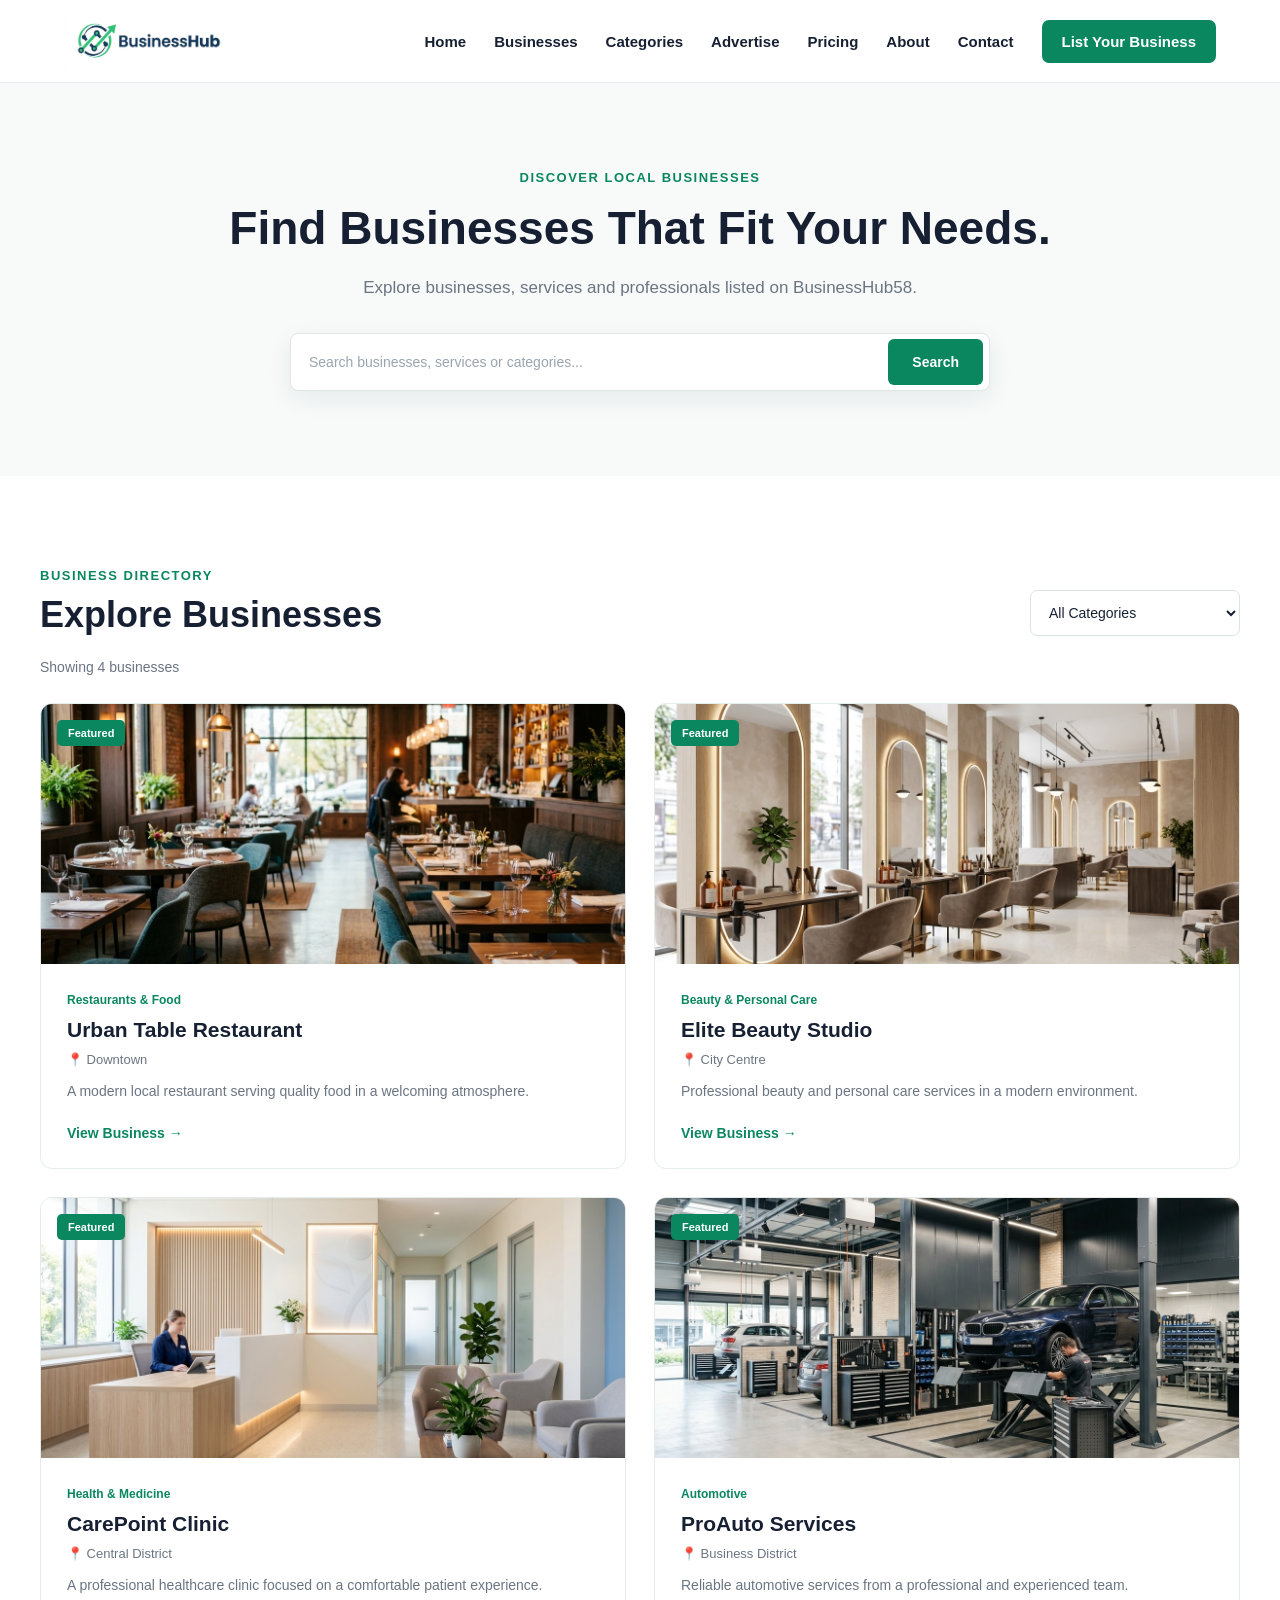
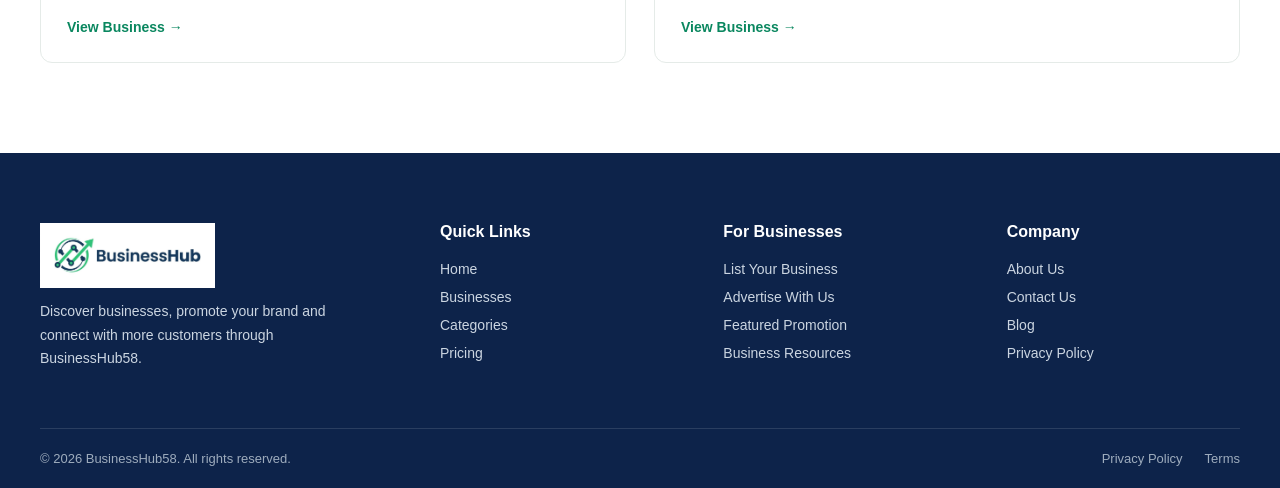
<file: businesses.html>
<!DOCTYPE html>
<html lang="en">

<head>
    <meta charset="UTF-8">
    <meta name="viewport" content="width=device-width, initial-scale=1.0">

    <title>Businesses | BusinessHub58</title>
    <meta name="description" content="Explore businesses, services and professionals listed on BusinessHub58. Search and filter business listings by category.">

    <link rel="stylesheet" href="style.css">
    <script src="businesses.js" defer></script>
</head>

<body>

    <!-- Header -->
    <header class="header">
        <div class="nav-container">

            <a href="index.html" class="logo" aria-label="BusinessHub58 Home">
                <img src="BusinessHub58%20logo.jpg" alt="BusinessHub58">
            </a>

            <nav class="nav-menu" aria-label="Main navigation">
                <a href="index.html">Home</a>
                <a href="businesses.html" aria-current="page">Businesses</a>
                <a href="categories.html">Categories</a>
                <a href="advertise.html">Advertise</a>
                <a href="pricing.html">Pricing</a>
                <a href="#">About</a>
                <a href="#">Contact</a>
                <a href="list-your-business.html" class="business-btn">List Your Business</a>
            </nav>

        </div>
    </header>

    <!-- Page Hero -->
    <section class="businesses-hero">
        <div class="businesses-hero-container">

            <span class="businesses-label">DISCOVER LOCAL BUSINESSES</span>

            <h1>Find Businesses That Fit Your Needs.</h1>

            <p>
                Explore businesses, services and professionals
                listed on BusinessHub58.
            </p>

            <form class="businesses-search" id="businessSearchForm" role="search">

                <input
                    type="search"
                    id="businessSearchInput"
                    placeholder="Search businesses, services or categories..."
                    aria-label="Search businesses"
                    autocomplete="off"
                >

                <button type="submit">Search</button>

            </form>

        </div>
    </section>

    <!-- Businesses Directory -->
    <section class="business-directory">
        <div class="directory-container">

            <div class="directory-heading">

                <div>
                    <span>BUSINESS DIRECTORY</span>
                    <h2>Explore Businesses</h2>
                </div>

                <label class="directory-filter">
                    <span class="visually-hidden">Filter by category</span>

                    <select id="categoryFilter" aria-label="Filter businesses by category">
                        <option value="all">All Categories</option>
                        <option value="Restaurants & Food">Restaurants &amp; Food</option>
                        <option value="Shopping">Shopping</option>
                        <option value="Health & Medicine">Health &amp; Medicine</option>
                        <option value="Beauty & Personal Care">Beauty &amp; Personal Care</option>
                        <option value="Home & Construction">Home &amp; Construction</option>
                        <option value="Automotive">Automotive</option>
                        <option value="Education">Education</option>
                        <option value="Professional Services">Professional Services</option>
                    </select>
                </label>

            </div>

            <p
                class="directory-results-count"
                id="directoryResultsCount"
                role="status"
                aria-live="polite"
            >
                Showing 4 businesses
            </p>

            <div class="directory-grid" id="directoryGrid">

                <!-- Business 1 -->
                <article class="directory-card"
                    data-category="Restaurants & Food">

                    <div class="directory-image">
                        <img
                            src="featured-restaurant.jpg"
                            alt="Urban Table Restaurant"
                            loading="lazy"
                        >

                        <span class="directory-featured">Featured</span>
                    </div>

                    <div class="directory-content">

                        <span class="directory-category">Restaurants &amp; Food</span>

                        <h3>Urban Table Restaurant</h3>

                        <p class="directory-location">📍 Downtown</p>

                        <p>
                            A modern local restaurant serving quality
                            food in a welcoming atmosphere.
                        </p>

                        <a href="business-details.html?id=urban-table" class="directory-link">
                            View Business →
                        </a>

                    </div>
                </article>

                <!-- Business 2 -->
                <article class="directory-card"
                    data-category="Beauty & Personal Care">

                    <div class="directory-image">
                        <img
                            src="featured-salon.jpg"
                            alt="Elite Beauty Studio"
                            loading="lazy"
                        >

                        <span class="directory-featured">Featured</span>
                    </div>

                    <div class="directory-content">

                        <span class="directory-category">Beauty &amp; Personal Care</span>

                        <h3>Elite Beauty Studio</h3>

                        <p class="directory-location">📍 City Centre</p>

                        <p>
                            Professional beauty and personal care
                            services in a modern environment.
                        </p>

                        <a href="business-details.html?id=elite-beauty" class="directory-link">
                            View Business →
                        </a>

                    </div>
                </article>

                <!-- Business 3 -->
                <article class="directory-card"
                    data-category="Health & Medicine">

                    <div class="directory-image">
                        <img
                            src="featured-clinic.jpg"
                            alt="CarePoint Clinic"
                            loading="lazy"
                        >

                        <span class="directory-featured">Featured</span>
                    </div>

                    <div class="directory-content">

                        <span class="directory-category">Health &amp; Medicine</span>

                        <h3>CarePoint Clinic</h3>

                        <p class="directory-location">📍 Central District</p>

                        <p>
                            A professional healthcare clinic focused
                            on a comfortable patient experience.
                        </p>

                        <a href="business-details.html?id=carepoint-clinic" class="directory-link">
                            View Business →
                        </a>

                    </div>
                </article>

                <!-- Business 4 -->
                <article class="directory-card"
                    data-category="Automotive">

                    <div class="directory-image">
                        <img
                            src="featured-automotive.jpg"
                            alt="ProAuto Services"
                            loading="lazy"
                        >

                        <span class="directory-featured">Featured</span>
                    </div>

                    <div class="directory-content">

                        <span class="directory-category">Automotive</span>

                        <h3>ProAuto Services</h3>

                        <p class="directory-location">📍 Business District</p>

                        <p>
                            Reliable automotive services from a
                            professional and experienced team.
                        </p>

                        <a href="business-details.html?id=proauto-services" class="directory-link">
                            View Business →
                        </a>

                    </div>
                </article>

            </div>

            <!-- No-results message -->
            <div
                class="directory-no-results"
                id="directoryNoResults"
                hidden
            >
                <h3>No businesses found</h3>

                <p>
                    Try another search term or select a different category.
                </p>

                <button type="button" id="resetBusinessSearch">
                    Clear Search &amp; Filters
                </button>
            </div>

        </div>
    </section>

    <!-- Footer -->
    <footer class="footer">

        <div class="footer-container">

            <div class="footer-column footer-brand">

                <a href="index.html" class="footer-logo">
                    <img src="BusinessHub58%20logo.jpg" alt="BusinessHub58">
                </a>

                <p>
                    Discover businesses, promote your brand and connect
                    with more customers through BusinessHub58.
                </p>

            </div>

            <div class="footer-column">
                <h3>Quick Links</h3>

                <a href="index.html">Home</a>
                <a href="businesses.html">Businesses</a>
                <a href="categories.html">Categories</a>
                <a href="pricing.html">Pricing</a>
            </div>

            <div class="footer-column">
                <h3>For Businesses</h3>

                <a href="list-your-business.html">List Your Business</a>
                <a href="advertise.html">Advertise With Us</a>
                <a href="pricing.html">Featured Promotion</a>
                <a href="#">Business Resources</a>
            </div>

            <div class="footer-column">
                <h3>Company</h3>

                <a href="#">About Us</a>
                <a href="#">Contact Us</a>
                <a href="#">Blog</a>
                <a href="#">Privacy Policy</a>
            </div>

        </div>

        <div class="footer-bottom">

            <p>© 2026 BusinessHub58. All rights reserved.</p>

            <div class="footer-bottom-links">
                <a href="#">Privacy Policy</a>
                <a href="#">Terms</a>
            </div>

        </div>

    </footer>

</body>
</html>
</file>
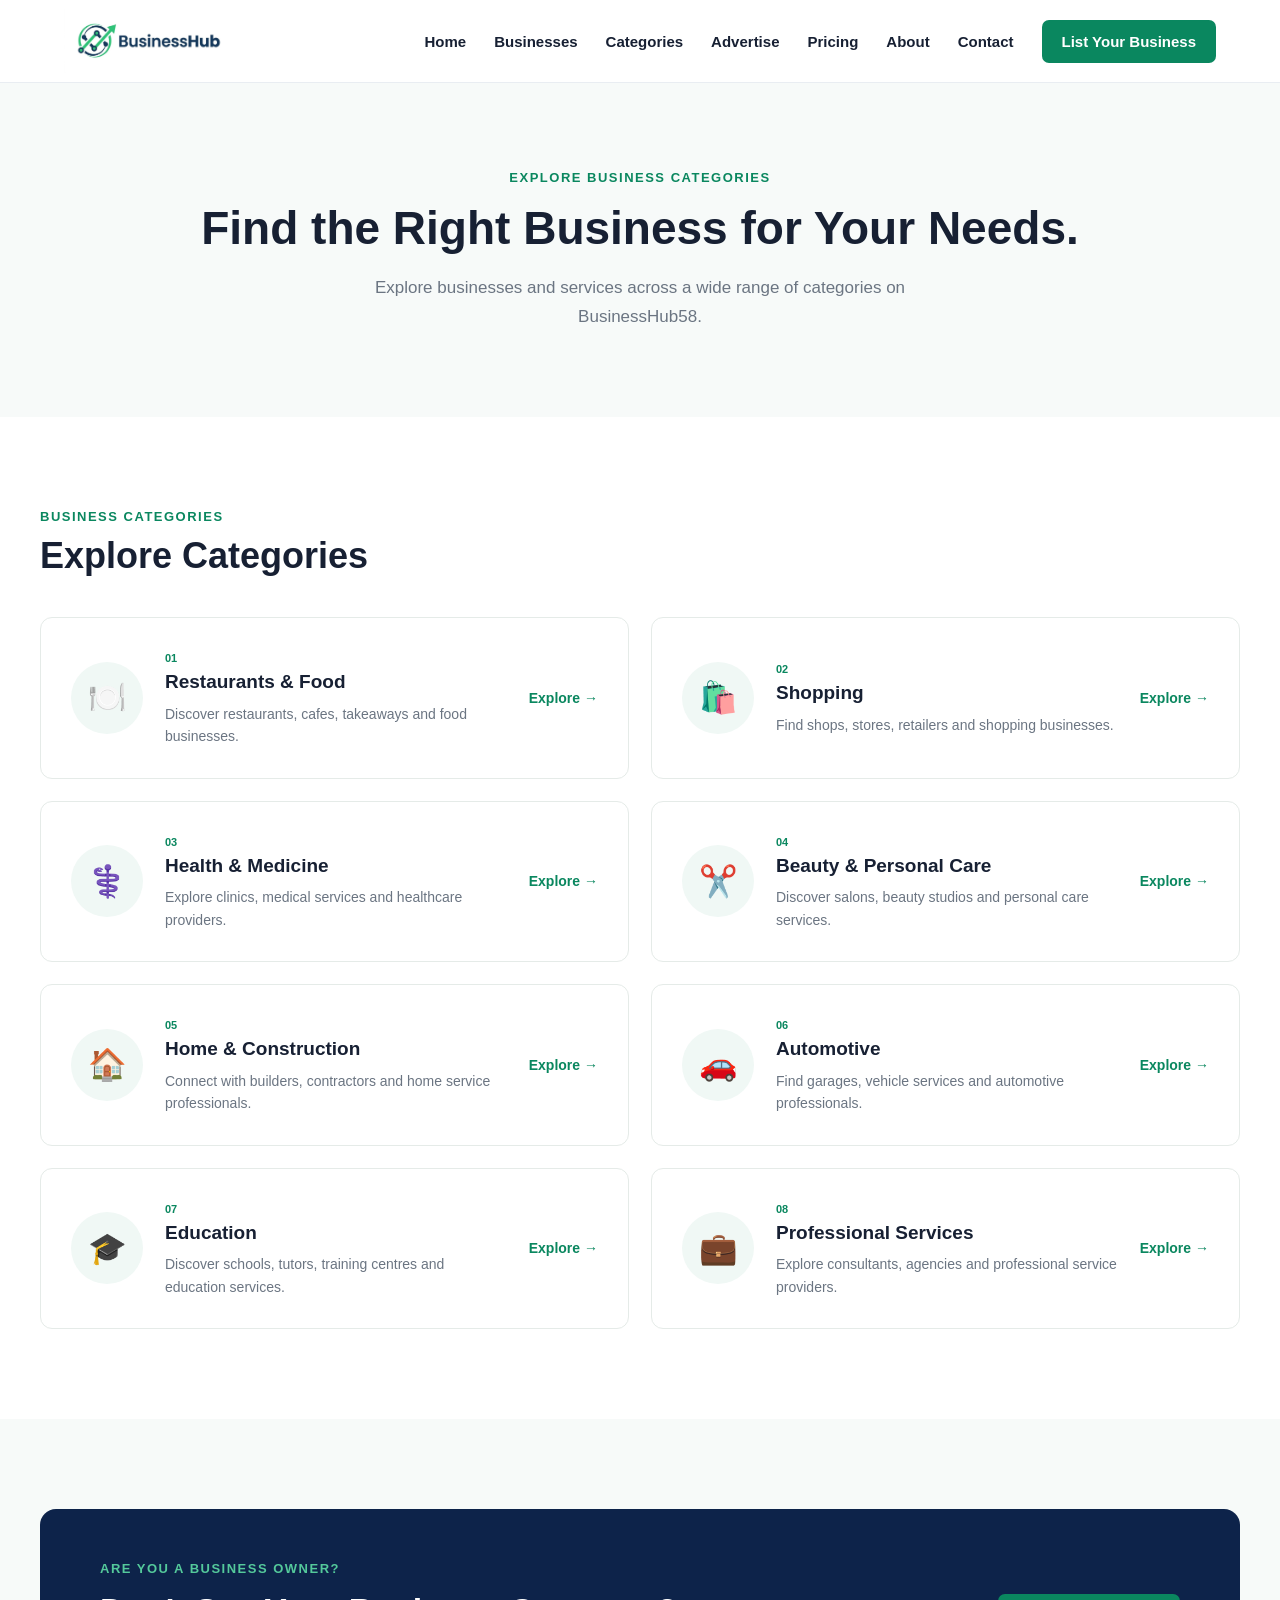
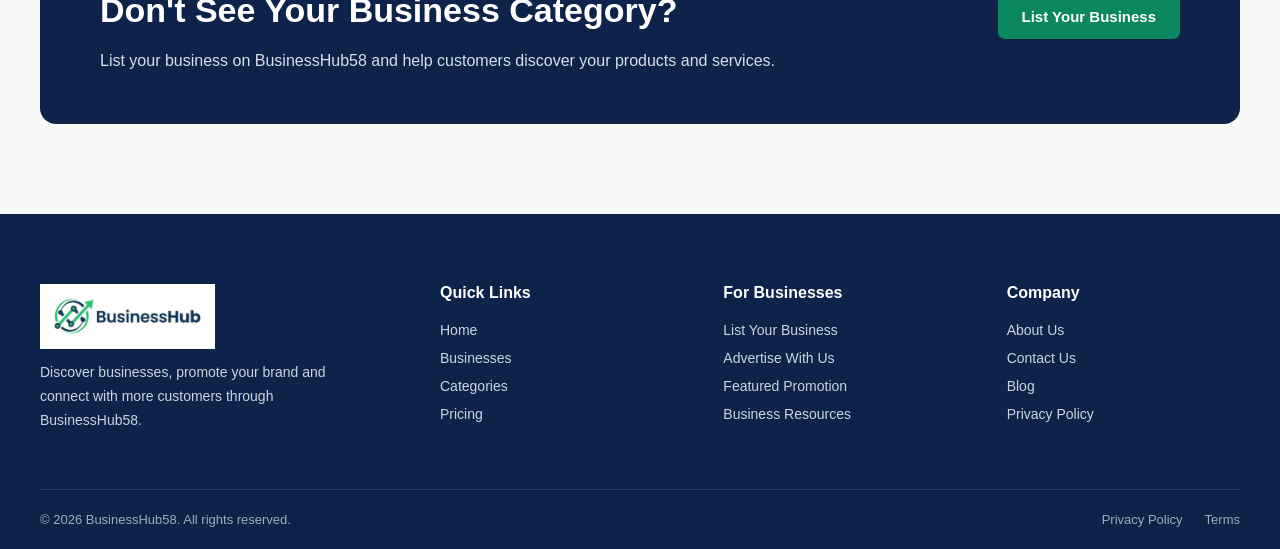
<file: categories.html>
<!DOCTYPE html>
<html lang="en">

<head>
    <meta charset="UTF-8">
    <meta name="viewport" content="width=device-width, initial-scale=1.0">

    <title>Categories | BusinessHub58</title>

    <link rel="stylesheet" href="style.css">
</head>

<body>

    <!-- Header -->
    <header class="header">
        <div class="nav-container">

            <a href="index.html" class="logo">
                <img src="BusinessHub58%20logo.jpg" alt="BusinessHub58">
            </a>

            <nav class="nav-menu">
    <a href="index.html">Home</a>
    <a href="businesses.html">Businesses</a>
    <a href="categories.html">Categories</a>
    <a href="advertise.html">Advertise</a>
    <a href="pricing.html">Pricing</a>
    <a href="#">About</a>
    <a href="#">Contact</a>

    <a href="list-your-business.html" class="business-btn">List Your Business</a>
</nav>

        </div>
    </header>


    <!-- Categories Hero -->
    <section class="categories-page-hero">

        <div class="categories-page-hero-container">

            <span class="categories-page-label">EXPLORE BUSINESS CATEGORIES</span>

            <h1>Find the Right Business for Your Needs.</h1>

            <p>
                Explore businesses and services across a wide range
                of categories on BusinessHub58.
            </p>

        </div>

    </section>


    <!-- Categories -->
    <section class="categories-directory">

        <div class="categories-directory-container">

            <div class="directory-heading">
                <div>
                    <span>BUSINESS CATEGORIES</span>
                    <h2>Explore Categories</h2>
                </div>
            </div>


            <div class="categories-page-grid">

                <a href="#" class="categories-page-card">
                    <div class="categories-page-icon">🍽️</div>
                    <div>
                        <span>01</span>
                        <h3>Restaurants & Food</h3>
                        <p>
                            Discover restaurants, cafes, takeaways
                            and food businesses.
                        </p>
                    </div>
                    <strong>Explore →</strong>
                </a>


                <a href="#" class="categories-page-card">
                    <div class="categories-page-icon">🛍️</div>
                    <div>
                        <span>02</span>
                        <h3>Shopping</h3>
                        <p>
                            Find shops, stores, retailers and
                            shopping businesses.
                        </p>
                    </div>
                    <strong>Explore →</strong>
                </a>


                <a href="#" class="categories-page-card">
                    <div class="categories-page-icon">⚕️</div>
                    <div>
                        <span>03</span>
                        <h3>Health & Medicine</h3>
                        <p>
                            Explore clinics, medical services
                            and healthcare providers.
                        </p>
                    </div>
                    <strong>Explore →</strong>
                </a>


                <a href="#" class="categories-page-card">
                    <div class="categories-page-icon">✂️</div>
                    <div>
                        <span>04</span>
                        <h3>Beauty & Personal Care</h3>
                        <p>
                            Discover salons, beauty studios and
                            personal care services.
                        </p>
                    </div>
                    <strong>Explore →</strong>
                </a>


                <a href="#" class="categories-page-card">
                    <div class="categories-page-icon">🏠</div>
                    <div>
                        <span>05</span>
                        <h3>Home & Construction</h3>
                        <p>
                            Connect with builders, contractors
                            and home service professionals.
                        </p>
                    </div>
                    <strong>Explore →</strong>
                </a>


                <a href="#" class="categories-page-card">
                    <div class="categories-page-icon">🚗</div>
                    <div>
                        <span>06</span>
                        <h3>Automotive</h3>
                        <p>
                            Find garages, vehicle services and
                            automotive professionals.
                        </p>
                    </div>
                    <strong>Explore →</strong>
                </a>


                <a href="#" class="categories-page-card">
                    <div class="categories-page-icon">🎓</div>
                    <div>
                        <span>07</span>
                        <h3>Education</h3>
                        <p>
                            Discover schools, tutors, training
                            centres and education services.
                        </p>
                    </div>
                    <strong>Explore →</strong>
                </a>


                <a href="#" class="categories-page-card">
                    <div class="categories-page-icon">💼</div>
                    <div>
                        <span>08</span>
                        <h3>Professional Services</h3>
                        <p>
                            Explore consultants, agencies and
                            professional service providers.
                        </p>
                    </div>
                    <strong>Explore →</strong>
                </a>

            </div>

        </div>

    </section>


    <!-- Business Owner CTA -->
    <section class="categories-owner-cta">

        <div class="categories-owner-container">

            <div>
                <span>ARE YOU A BUSINESS OWNER?</span>

                <h2>
                    Don't See Your Business Category?
                </h2>

                <p>
                    List your business on BusinessHub58 and help
                    customers discover your products and services.
                </p>
            </div>

            <a href="#" class="categories-owner-btn">
                List Your Business
            </a>

        </div>

    </section>


    <!-- Footer -->
    <footer class="footer">

        <div class="footer-container">

            <div class="footer-column footer-brand">

                <a href="index.html" class="footer-logo">
                    <img src="BusinessHub58%20logo.jpg" alt="BusinessHub58">
                </a>

                <p>
                    Discover businesses, promote your brand and connect
                    with more customers through BusinessHub58.
                </p>

            </div>


            <div class="footer-column">

                <h3>Quick Links</h3>

                <a href="index.html">Home</a>
                <a href="businesses.html">Businesses</a>
                <a href="categories.html">Categories</a>
                <a href="#">Pricing</a>

            </div>


            <div class="footer-column">

                <h3>For Businesses</h3>

                <a href="#">List Your Business</a>
                <a href="#">Advertise With Us</a>
                <a href="#">Featured Promotion</a>
                <a href="#">Business Resources</a>

            </div>


            <div class="footer-column">

                <h3>Company</h3>

                <a href="#">About Us</a>
                <a href="#">Contact Us</a>
                <a href="#">Blog</a>
                <a href="#">Privacy Policy</a>

            </div>

        </div>


        <div class="footer-bottom">

            <p>
                © 2026 BusinessHub58. All rights reserved.
            </p>

            <div class="footer-bottom-links">
                <a href="#">Privacy Policy</a>
                <a href="#">Terms</a>
            </div>

        </div>

    </footer>

</body>

</html>
</file>
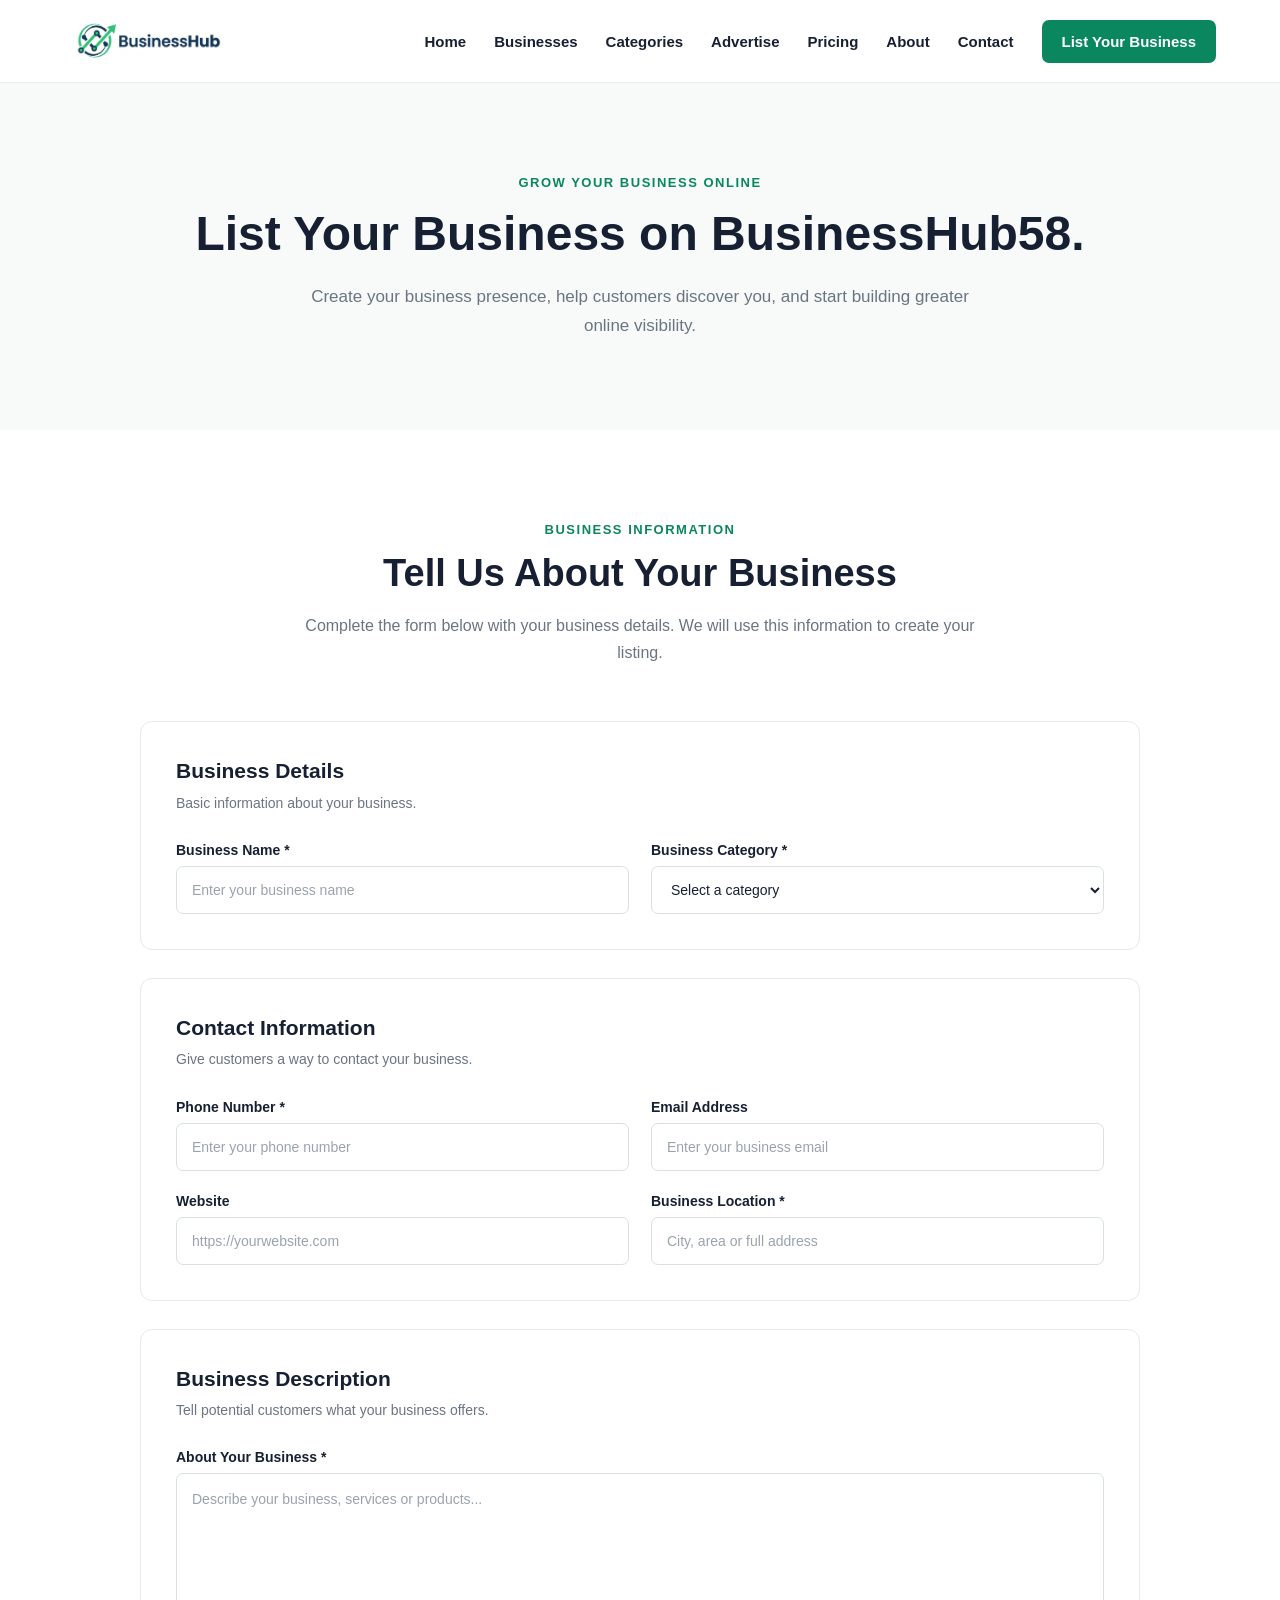
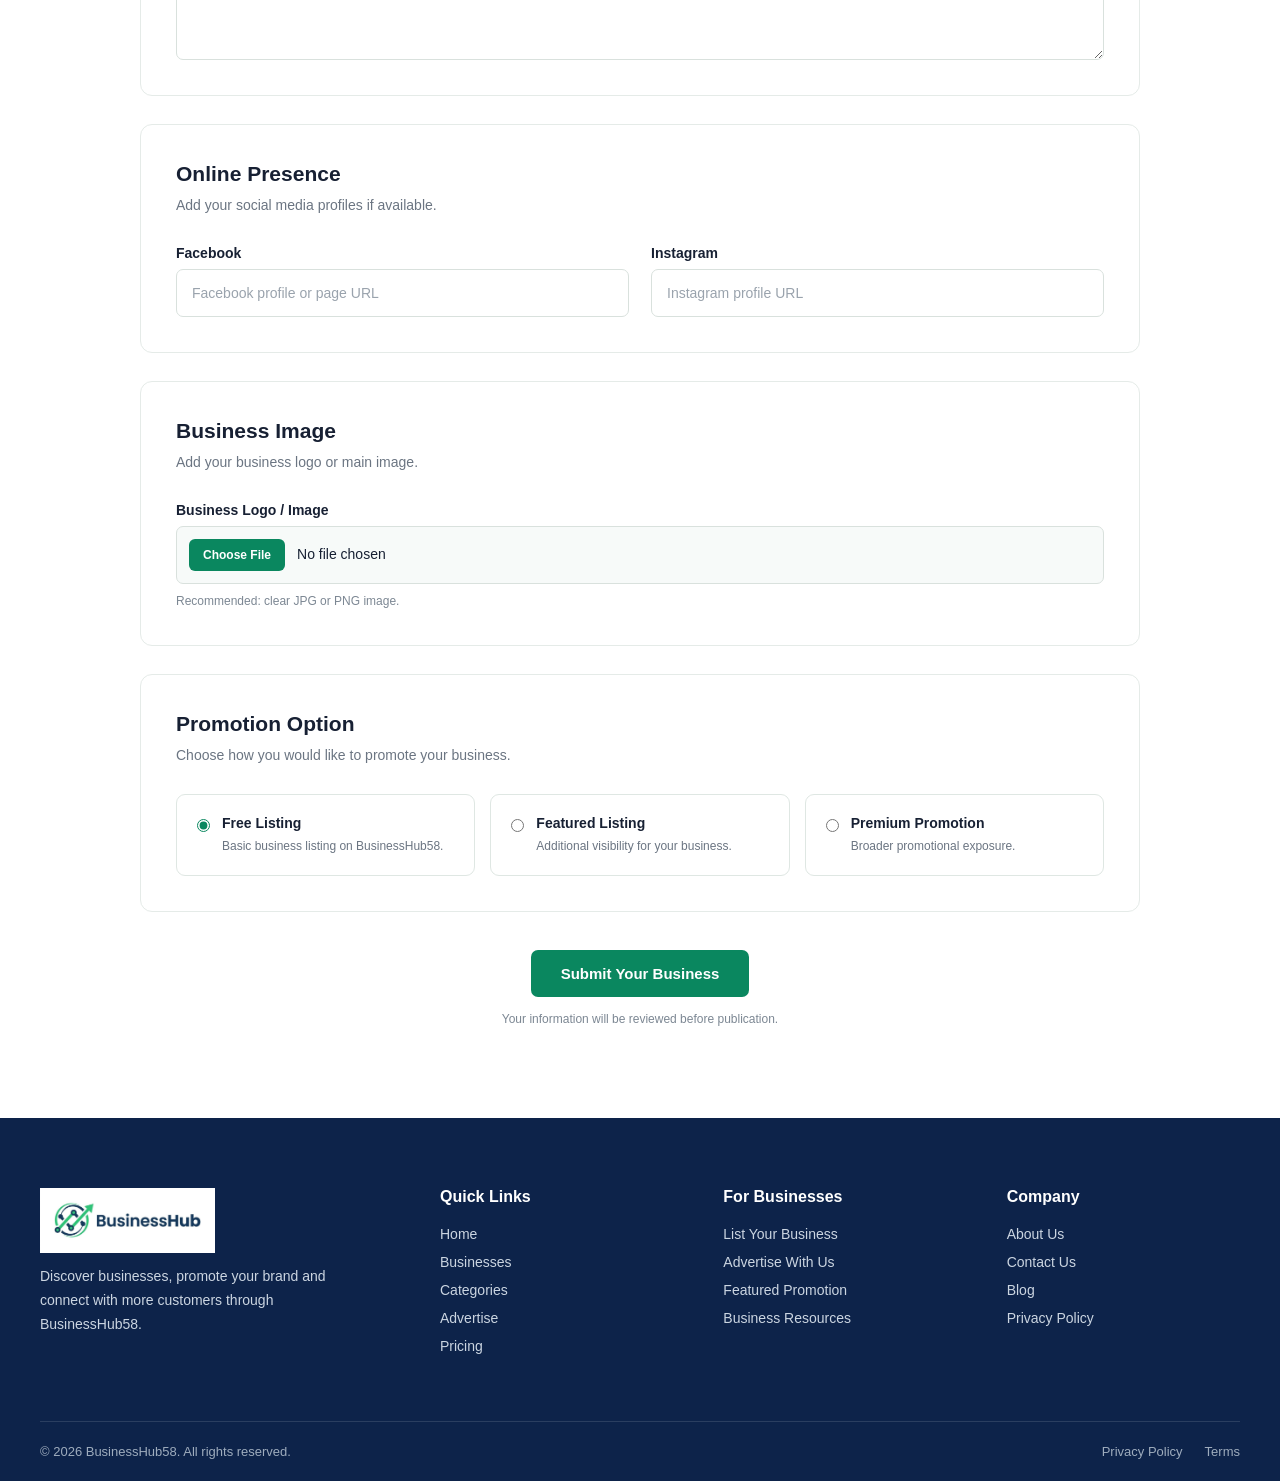
<file: list-your-business.html>
<!DOCTYPE html>
<html lang="en">

<head>
    <meta charset="UTF-8">
    <meta name="viewport" content="width=device-width, initial-scale=1.0">

    <title>List Your Business | BusinessHub58</title>

    <link rel="stylesheet" href="style.css">
</head>

<body>

    <!-- Header -->
    <header class="header">
        <div class="nav-container">

            <a href="index.html" class="logo">
                <img src="BusinessHub58%20logo.jpg" alt="BusinessHub58">
            </a>

            <nav class="nav-menu">
                <a href="index.html">Home</a>
                <a href="businesses.html">Businesses</a>
                <a href="categories.html">Categories</a>
                <a href="advertise.html">Advertise</a>
                <a href="pricing.html">Pricing</a>
                <a href="#">About</a>
                <a href="#">Contact</a>

                <a href="list-your-business.html" class="business-btn">
                    List Your Business
                </a>
            </nav>

        </div>
    </header>


    <!-- Page Hero -->
    <section class="listing-page-hero">
        <div class="listing-page-hero-container">

            <span class="listing-page-label">
                GROW YOUR BUSINESS ONLINE
            </span>

            <h1>
                List Your Business on BusinessHub58.
            </h1>

            <p>
                Create your business presence, help customers discover you,
                and start building greater online visibility.
            </p>

        </div>
    </section>


    <!-- Listing Form Section -->
    <section class="listing-form-section">

        <div class="listing-form-container">

            <div class="listing-form-heading">

                <span>BUSINESS INFORMATION</span>

                <h2>
                    Tell Us About Your Business
                </h2>

                <p>
                    Complete the form below with your business details.
                    We will use this information to create your listing.
                </p>

            </div>


            <form class="business-listing-form">

                <!-- Business Details -->
                <div class="form-section">

                    <div class="form-section-title">
                        <h3>Business Details</h3>
                        <p>Basic information about your business.</p>
                    </div>

                    <div class="form-grid">

                        <div class="form-group">
                            <label for="business-name">
                                Business Name *
                            </label>

                            <input
                                type="text"
                                id="business-name"
                                name="business-name"
                                placeholder="Enter your business name"
                                required
                            >
                        </div>


                        <div class="form-group">
                            <label for="business-category">
                                Business Category *
                            </label>

                            <select
                                id="business-category"
                                name="business-category"
                                required
                            >
                                <option value="">
                                    Select a category
                                </option>

                                <option value="restaurants-food">
                                    Restaurants & Food
                                </option>

                                <option value="shopping">
                                    Shopping
                                </option>

                                <option value="health-medicine">
                                    Health & Medicine
                                </option>

                                <option value="beauty">
                                    Beauty & Personal Care
                                </option>

                                <option value="home-construction">
                                    Home & Construction
                                </option>

                                <option value="automotive">
                                    Automotive
                                </option>

                                <option value="education">
                                    Education
                                </option>

                                <option value="professional-services">
                                    Professional Services
                                </option>

                            </select>
                        </div>

                    </div>

                </div>


                <!-- Contact Information -->
                <div class="form-section">

                    <div class="form-section-title">
                        <h3>Contact Information</h3>
                        <p>Give customers a way to contact your business.</p>
                    </div>

                    <div class="form-grid">

                        <div class="form-group">
                            <label for="phone">
                                Phone Number *
                            </label>

                            <input
                                type="tel"
                                id="phone"
                                name="phone"
                                placeholder="Enter your phone number"
                                required
                            >
                        </div>


                        <div class="form-group">
                            <label for="email">
                                Email Address
                            </label>

                            <input
                                type="email"
                                id="email"
                                name="email"
                                placeholder="Enter your business email"
                            >
                        </div>


                        <div class="form-group">
                            <label for="website">
                                Website
                            </label>

                            <input
                                type="url"
                                id="website"
                                name="website"
                                placeholder="https://yourwebsite.com"
                            >
                        </div>


                        <div class="form-group">
                            <label for="location">
                                Business Location *
                            </label>

                            <input
                                type="text"
                                id="location"
                                name="location"
                                placeholder="City, area or full address"
                                required
                            >
                        </div>

                    </div>

                </div>


                <!-- Business Description -->
                <div class="form-section">

                    <div class="form-section-title">
                        <h3>Business Description</h3>
                        <p>Tell potential customers what your business offers.</p>
                    </div>

                    <div class="form-group">

                        <label for="description">
                            About Your Business *
                        </label>

                        <textarea
                            id="description"
                            name="description"
                            rows="7"
                            placeholder="Describe your business, services or products..."
                            required
                        ></textarea>

                    </div>

                </div>


                <!-- Online Presence -->
                <div class="form-section">

                    <div class="form-section-title">
                        <h3>Online Presence</h3>
                        <p>Add your social media profiles if available.</p>
                    </div>

                    <div class="form-grid">

                        <div class="form-group">
                            <label for="facebook">
                                Facebook
                            </label>

                            <input
                                type="url"
                                id="facebook"
                                name="facebook"
                                placeholder="Facebook profile or page URL"
                            >
                        </div>


                        <div class="form-group">
                            <label for="instagram">
                                Instagram
                            </label>

                            <input
                                type="url"
                                id="instagram"
                                name="instagram"
                                placeholder="Instagram profile URL"
                            >
                        </div>

                    </div>

                </div>


                <!-- Business Image -->
                <div class="form-section">

                    <div class="form-section-title">
                        <h3>Business Image</h3>
                        <p>Add your business logo or main image.</p>
                    </div>

                    <div class="form-group">

                        <label for="business-image">
                            Business Logo / Image
                        </label>

                        <input
                            type="file"
                            id="business-image"
                            name="business-image"
                            accept="image/*"
                        >

                        <small>
                            Recommended: clear JPG or PNG image.
                        </small>

                    </div>

                </div>


                <!-- Promotion -->
                <div class="form-section">

                    <div class="form-section-title">
                        <h3>Promotion Option</h3>
                        <p>Choose how you would like to promote your business.</p>
                    </div>

                    <div class="promotion-options">

                        <label class="promotion-option">

                            <input
                                type="radio"
                                name="promotion"
                                value="free"
                                checked
                            >

                            <span>
                                <strong>Free Listing</strong>
                                <small>
                                    Basic business listing on BusinessHub58.
                                </small>
                            </span>

                        </label>


                        <label class="promotion-option">

                            <input
                                type="radio"
                                name="promotion"
                                value="featured"
                            >

                            <span>
                                <strong>Featured Listing</strong>
                                <small>
                                    Additional visibility for your business.
                                </small>
                            </span>

                        </label>


                        <label class="promotion-option">

                            <input
                                type="radio"
                                name="promotion"
                                value="premium"
                            >

                            <span>
                                <strong>Premium Promotion</strong>
                                <small>
                                    Broader promotional exposure.
                                </small>
                            </span>

                        </label>

                    </div>

                </div>


                <!-- Submit -->
                <div class="form-submit">

                    <button
                        type="submit"
                        class="listing-submit-btn"
                    >
                        Submit Your Business
                    </button>

                    <p>
                        Your information will be reviewed before publication.
                    </p>

                </div>

            </form>

        </div>

    </section>


    <!-- Footer -->
    <footer class="footer">

        <div class="footer-container">

            <div class="footer-column footer-brand">

                <a href="index.html" class="footer-logo">
                    <img
                        src="BusinessHub58%20logo.jpg"
                        alt="BusinessHub58"
                    >
                </a>

                <p>
                    Discover businesses, promote your brand and connect
                    with more customers through BusinessHub58.
                </p>

            </div>


            <div class="footer-column">

                <h3>Quick Links</h3>

                <a href="index.html">Home</a>
                <a href="businesses.html">Businesses</a>
                <a href="categories.html">Categories</a>
                <a href="advertise.html">Advertise</a>
                <a href="pricing.html">Pricing</a>

            </div>


            <div class="footer-column">

                <h3>For Businesses</h3>

                <a href="list-your-business.html">
                    List Your Business
                </a>

                <a href="advertise.html">
                    Advertise With Us
                </a>

                <a href="pricing.html">
                    Featured Promotion
                </a>

                <a href="#">
                    Business Resources
                </a>

            </div>


            <div class="footer-column">

                <h3>Company</h3>

                <a href="#">
                    About Us
                </a>

                <a href="#">
                    Contact Us
                </a>

                <a href="#">
                    Blog
                </a>

                <a href="#">
                    Privacy Policy
                </a>

            </div>

        </div>


        <div class="footer-bottom">

            <p>
                © 2026 BusinessHub58. All rights reserved.
            </p>

            <div class="footer-bottom-links">

                <a href="#">
                    Privacy Policy
                </a>

                <a href="#">
                    Terms
                </a>

            </div>

        </div>

    </footer>

</body>

</html>
</file>
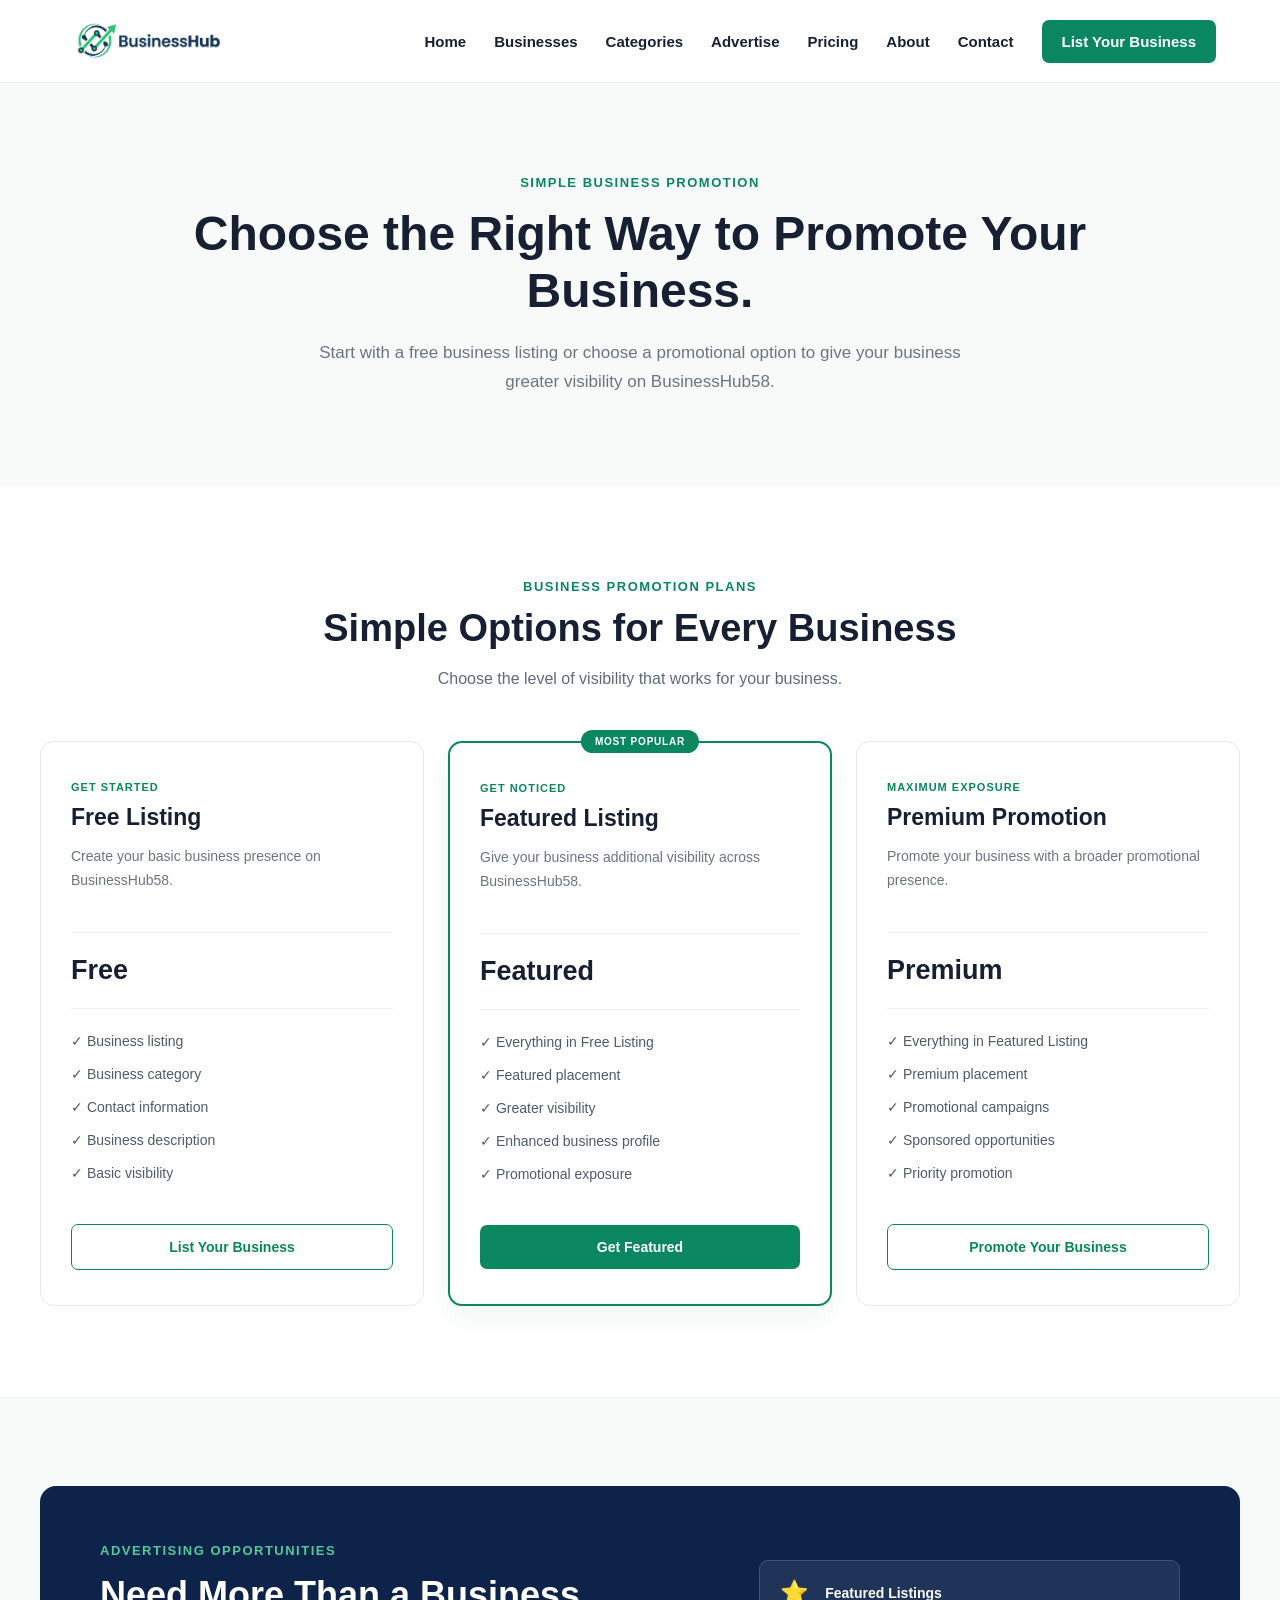
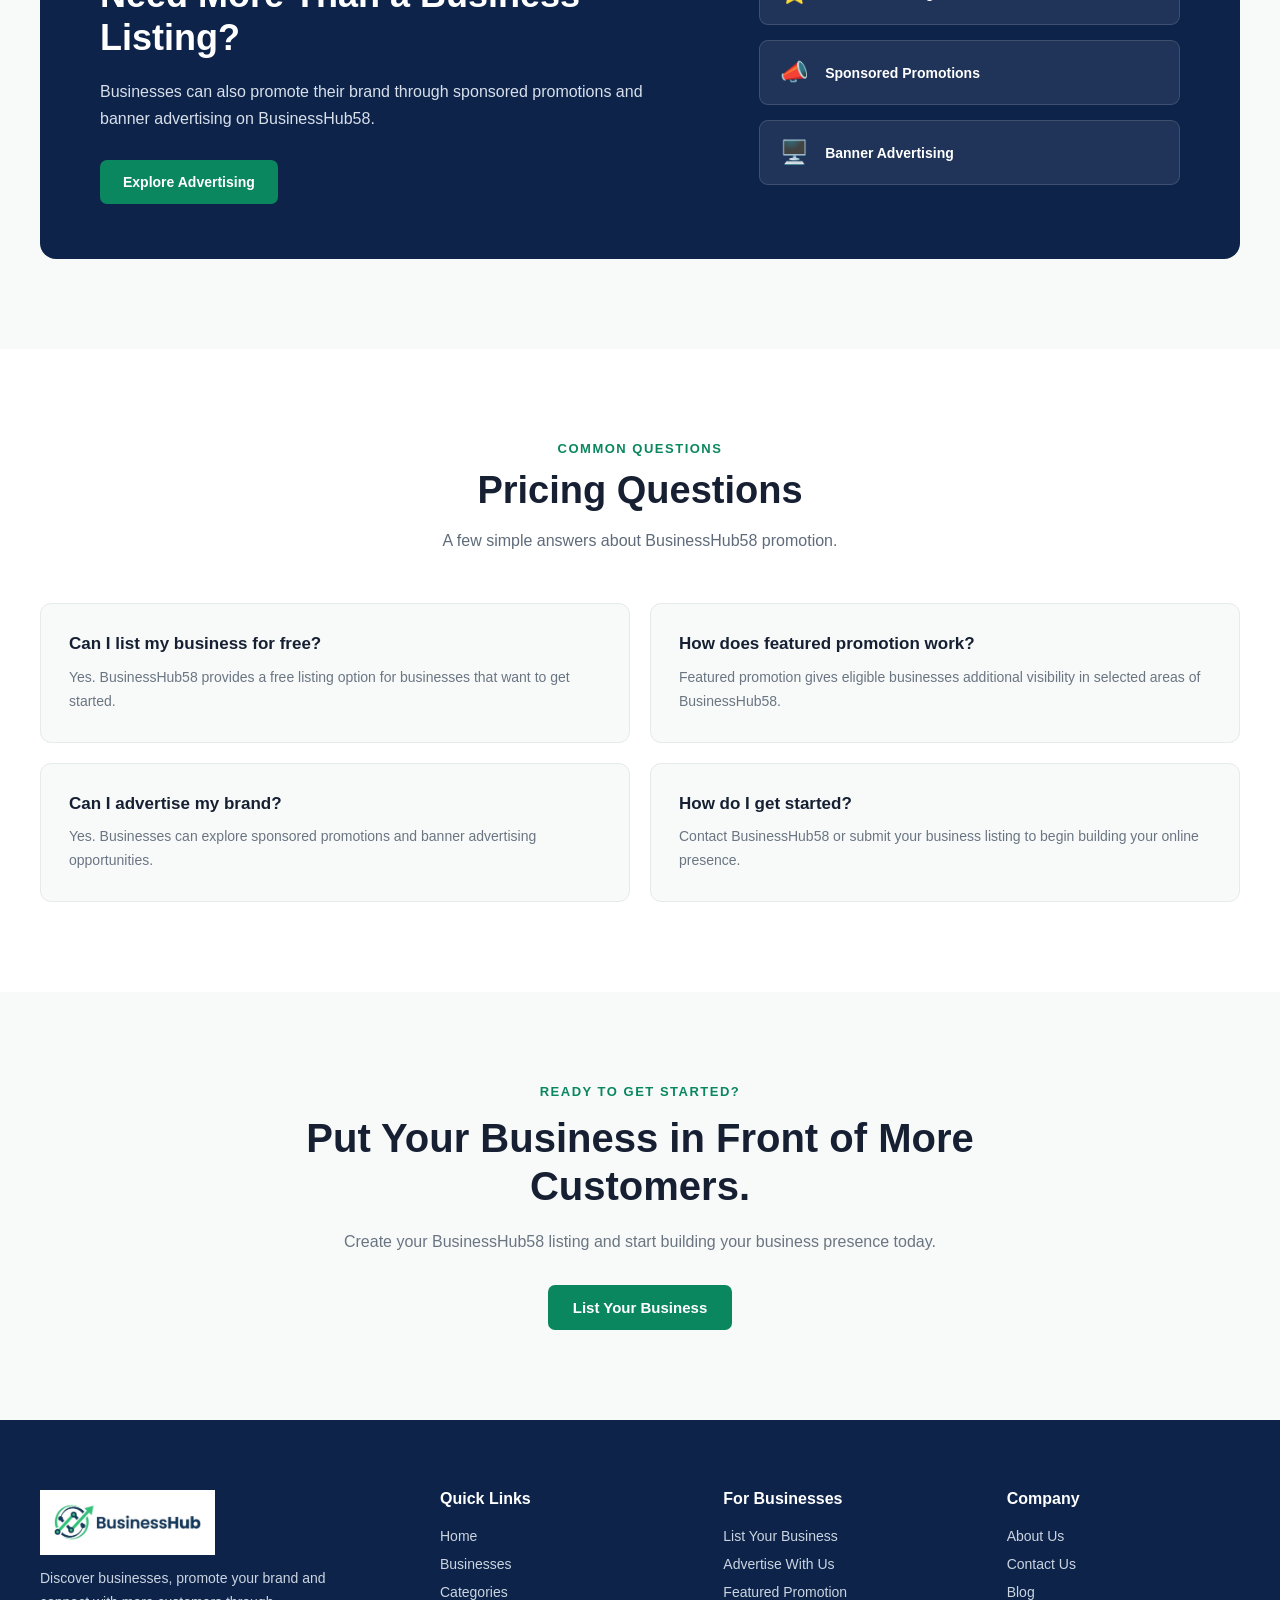
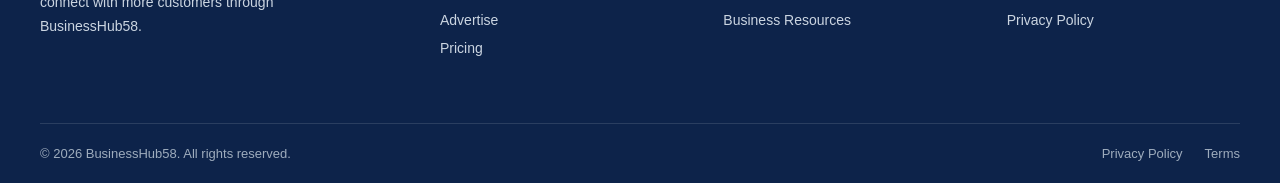
<file: pricing.html>
<!DOCTYPE html>
<html lang="en">

<head>
    <meta charset="UTF-8">
    <meta name="viewport" content="width=device-width, initial-scale=1.0">

    <title>Pricing | BusinessHub58</title>

    <link rel="stylesheet" href="style.css">
</head>

<body>

    <!-- Header -->
    <header class="header">
        <div class="nav-container">

            <a href="index.html" class="logo">
                <img src="BusinessHub58%20logo.jpg" alt="BusinessHub58">
            </a>

            <nav class="nav-menu">
                <a href="index.html">Home</a>
                <a href="businesses.html">Businesses</a>
                <a href="categories.html">Categories</a>
                <a href="advertise.html">Advertise</a>
                <a href="pricing.html">Pricing</a>
                <a href="#">About</a>
                <a href="#">Contact</a>

                <a href="list-your-business.html" class="business-btn">
                    List Your Business
                </a>
            </nav>

        </div>
    </header>


    <!-- Pricing Hero -->
    <section class="pricing-page-hero">

        <div class="pricing-page-hero-container">

            <span class="pricing-page-label">SIMPLE BUSINESS PROMOTION</span>

            <h1>Choose the Right Way to Promote Your Business.</h1>

            <p>
                Start with a free business listing or choose a promotional
                option to give your business greater visibility on BusinessHub58.
            </p>

        </div>

    </section>


    <!-- Pricing Plans -->
    <section class="pricing-plans">

        <div class="pricing-plans-container">

            <div class="section-heading">

                <span>BUSINESS PROMOTION PLANS</span>

                <h2>Simple Options for Every Business</h2>

                <p>
                    Choose the level of visibility that works for your business.
                </p>

            </div>


            <div class="pricing-grid">

                <!-- Free Listing -->
                <article class="pricing-card">

                    <div class="pricing-card-top">

                        <span class="pricing-plan-label">GET STARTED</span>

                        <h3>Free Listing</h3>

                        <p>
                            Create your basic business presence
                            on BusinessHub58.
                        </p>

                    </div>

                    <div class="pricing-price">
                        <strong>Free</strong>
                    </div>

                    <ul class="pricing-features">
                        <li>✓ Business listing</li>
                        <li>✓ Business category</li>
                        <li>✓ Contact information</li>
                        <li>✓ Business description</li>
                        <li>✓ Basic visibility</li>
                    </ul>

                    <a href="list-your-business.html" class="pricing-btn pricing-btn-outline">
                        List Your Business
                    </a>

                </article>


                <!-- Featured -->
                <article class="pricing-card pricing-card-featured">

                    <span class="pricing-popular">MOST POPULAR</span>

                    <div class="pricing-card-top">

                        <span class="pricing-plan-label">GET NOTICED</span>

                        <h3>Featured Listing</h3>

                        <p>
                            Give your business additional visibility
                            across BusinessHub58.
                        </p>

                    </div>

                    <div class="pricing-price">
                        <strong>Featured</strong>
                    </div>

                    <ul class="pricing-features">
                        <li>✓ Everything in Free Listing</li>
                        <li>✓ Featured placement</li>
                        <li>✓ Greater visibility</li>
                        <li>✓ Enhanced business profile</li>
                        <li>✓ Promotional exposure</li>
                    </ul>

                    <a href="list-your-business.html" class="pricing-btn pricing-btn-primary">
                        Get Featured
                    </a>

                </article>


                <!-- Premium -->
                <article class="pricing-card">

                    <div class="pricing-card-top">

                        <span class="pricing-plan-label">MAXIMUM EXPOSURE</span>

                        <h3>Premium Promotion</h3>

                        <p>
                            Promote your business with a broader
                            promotional presence.
                        </p>

                    </div>

                    <div class="pricing-price">
                        <strong>Premium</strong>
                    </div>

                    <ul class="pricing-features">
                        <li>✓ Everything in Featured Listing</li>
                        <li>✓ Premium placement</li>
                        <li>✓ Promotional campaigns</li>
                        <li>✓ Sponsored opportunities</li>
                        <li>✓ Priority promotion</li>
                    </ul>

                    <a href="list-your-business.html" class="pricing-btn pricing-btn-outline">
                        Promote Your Business
                    </a>

                </article>

            </div>

        </div>

    </section>


    <!-- Advertising Options -->
    <section class="pricing-advertising">

        <div class="pricing-advertising-container">

            <div class="pricing-advertising-content">

                <span>ADVERTISING OPPORTUNITIES</span>

                <h2>
                    Need More Than a Business Listing?
                </h2>

                <p>
                    Businesses can also promote their brand through
                    sponsored promotions and banner advertising on
                    BusinessHub58.
                </p>

                <a href="advertise.html" class="pricing-advertising-btn">
                    Explore Advertising
                </a>

            </div>


            <div class="pricing-advertising-points">

                <div>
                    <strong>⭐</strong>
                    <span>Featured Listings</span>
                </div>

                <div>
                    <strong>📣</strong>
                    <span>Sponsored Promotions</span>
                </div>

                <div>
                    <strong>🖥️</strong>
                    <span>Banner Advertising</span>
                </div>

            </div>

        </div>

    </section>


    <!-- FAQ -->
    <section class="pricing-faq">

        <div class="pricing-faq-container">

            <div class="section-heading">

                <span>COMMON QUESTIONS</span>

                <h2>Pricing Questions</h2>

                <p>
                    A few simple answers about BusinessHub58 promotion.
                </p>

            </div>


            <div class="pricing-faq-grid">

                <div class="pricing-faq-item">

                    <h3>Can I list my business for free?</h3>

                    <p>
                        Yes. BusinessHub58 provides a free listing
                        option for businesses that want to get started.
                    </p>

                </div>


                <div class="pricing-faq-item">

                    <h3>How does featured promotion work?</h3>

                    <p>
                        Featured promotion gives eligible businesses
                        additional visibility in selected areas of
                        BusinessHub58.
                    </p>

                </div>


                <div class="pricing-faq-item">

                    <h3>Can I advertise my brand?</h3>

                    <p>
                        Yes. Businesses can explore sponsored promotions
                        and banner advertising opportunities.
                    </p>

                </div>


                <div class="pricing-faq-item">

                    <h3>How do I get started?</h3>

                    <p>
                        Contact BusinessHub58 or submit your business
                        listing to begin building your online presence.
                    </p>

                </div>

            </div>

        </div>

    </section>


    <!-- Final CTA -->
    <section class="pricing-final-cta">

        <div class="pricing-final-container">

            <span>READY TO GET STARTED?</span>

            <h2>
                Put Your Business in Front of More Customers.
            </h2>

            <p>
                Create your BusinessHub58 listing and start building
                your business presence today.
            </p>

            <a href="list-your-business.html" class="pricing-final-btn">
                List Your Business
            </a>

        </div>

    </section>


    <!-- Footer -->
    <footer class="footer">

        <div class="footer-container">

            <div class="footer-column footer-brand">

                <a href="index.html" class="footer-logo">
                    <img src="BusinessHub58%20logo.jpg" alt="BusinessHub58">
                </a>

                <p>
                    Discover businesses, promote your brand and connect
                    with more customers through BusinessHub58.
                </p>

            </div>


            <div class="footer-column">

                <h3>Quick Links</h3>

                <a href="index.html">Home</a>
                <a href="businesses.html">Businesses</a>
                <a href="categories.html">Categories</a>
                <a href="advertise.html">Advertise</a>
                <a href="pricing.html">Pricing</a>

            </div>


            <div class="footer-column">

                <h3>For Businesses</h3>

                <a href="list-your-business.html">
                    List Your Business
                </a>

                <a href="advertise.html">
                    Advertise With Us
                </a>

                <a href="pricing.html">
                    Featured Promotion
                </a>

                <a href="#">
                    Business Resources
                </a>

            </div>


            <div class="footer-column">

                <h3>Company</h3>

                <a href="#">
                    About Us
                </a>

                <a href="#">
                    Contact Us
                </a>

                <a href="#">
                    Blog
                </a>

                <a href="#">
                    Privacy Policy
                </a>

            </div>

        </div>


        <div class="footer-bottom">

            <p>
                © 2026 BusinessHub58. All rights reserved.
            </p>

            <div class="footer-bottom-links">

                <a href="#">
                    Privacy Policy
                </a>

                <a href="#">
                    Terms
                </a>

            </div>

        </div>

    </footer>

</body>

</html>
</file>
<file: style.css>
* {
    margin: 0;
    padding: 0;
    box-sizing: border-box;
}

body {
    font-family: Arial, Helvetica, sans-serif;
    background: #ffffff;
    color: #172033;
}

/* Header */

.header {
    width: 100%;
    background: #ffffff;
    border-bottom: 1px solid #e9edf2;
}

.nav-container {
    max-width: 1200px;
    margin: 0 auto;
    height: 82px;
    padding: 0 24px;

    display: flex;
    align-items: center;
    justify-content: space-between;
}

.logo {
    display: flex;
    align-items: center;
    text-decoration: none;
}

.logo img {
    width: 170px;
    height: auto;
    display: block;
}

.nav-menu {
    display: flex;
    align-items: center;
    gap: 28px;
}

.nav-menu a {
    text-decoration: none;
    color: #172033;
    font-size: 15px;
    font-weight: 600;
    transition: 0.3s ease;
}

.nav-menu a:hover {
    color: #0a875f;
}

.business-btn {
    background: #0a875f;
    color: #ffffff !important;
    padding: 13px 20px;
    border-radius: 7px;
    transition: 0.3s ease;
}

.business-btn:hover {
    background: #076b4b;
}

/* Hero Section */

.hero {
    width: 100%;
    background: #f7faf9;
}

.hero-container {
    max-width: 1200px;
    min-height: 620px;
    margin: 0 auto;
    padding: 70px 24px;

    display: flex;
    align-items: center;
    justify-content: space-between;
    gap: 50px;
}

.hero-content {
    flex: 1;
    max-width: 590px;
}

.hero-label {
    display: inline-block;
    margin-bottom: 18px;
    color: #0a875f;
    font-size: 13px;
    font-weight: 700;
    letter-spacing: 1.5px;
}

.hero-content h1 {
    margin-bottom: 22px;
    color: #172033;
    font-size: 52px;
    line-height: 1.12;
    font-weight: 800;
    letter-spacing: -1.5px;
}

.hero-content p {
    max-width: 520px;
    margin-bottom: 30px;
    color: #5f6b7a;
    font-size: 18px;
    line-height: 1.7;
}

.hero-buttons {
    display: flex;
    align-items: center;
    gap: 14px;
    margin-bottom: 28px;
}

.primary-btn,
.secondary-btn {
    text-decoration: none;
    padding: 14px 22px;
    border-radius: 7px;
    font-size: 15px;
    font-weight: 700;
    transition: 0.3s ease;
}

.primary-btn {
    background: #0a875f;
    color: #ffffff;
}

.primary-btn:hover {
    background: #076b4b;
}

.secondary-btn {
    background: #ffffff;
    color: #172033;
    border: 1px solid #dce3e8;
}

.secondary-btn:hover {
    border-color: #0a875f;
    color: #0a875f;
}

.hero-search {
    max-width: 570px;
    height: 58px;
    background: #ffffff;
    border: 1px solid #dfe6e3;
    border-radius: 8px;
    padding: 6px 6px 6px 16px;

    display: flex;
    align-items: center;
    box-shadow: 0 8px 25px rgba(23, 32, 51, 0.06);
}

.search-icon {
    margin-right: 10px;
    color: #0a875f;
    font-size: 25px;
}

.hero-search input {
    flex: 1;
    border: none;
    outline: none;
    font-size: 14px;
    color: #172033;
}

.hero-search input::placeholder {
    color: #9aa4af;
}

.hero-search button {
    height: 46px;
    padding: 0 20px;
    border: none;
    border-radius: 6px;
    background: #0a875f;
    color: #ffffff;
    font-size: 14px;
    font-weight: 700;
    cursor: pointer;
}

.hero-image {
    flex: 1;
    max-width: 520px;
}

.hero-image img {
    width: 100%;
    height: auto;
    display: block;
    border-radius: 16px;
}
/* Popular Categories Section */

.categories {
    width: 100%;
    background: #ffffff;
    padding: 90px 24px;
}

.categories-container {
    max-width: 1200px;
    margin: 0 auto;
}

.section-heading {
    max-width: 650px;
    margin: 0 auto 50px;
    text-align: center;
}

.section-heading span {
    display: inline-block;
    margin-bottom: 12px;
    color: #0a875f;
    font-size: 13px;
    font-weight: 700;
    letter-spacing: 1.5px;
}

.section-heading h2 {
    margin-bottom: 14px;
    color: #172033;
    font-size: 38px;
    line-height: 1.2;
    font-weight: 800;
}

.section-heading p {
    color: #5f6b7a;
    font-size: 16px;
    line-height: 1.6;
}

.categories-grid {
    display: grid;
    grid-template-columns: repeat(4, 1fr);
    gap: 22px;
}

.category-card {
    padding: 30px 24px;
    background: #ffffff;
    border: 1px solid #e5ebe8;
    border-radius: 12px;
    text-decoration: none;
    text-align: center;
    transition: 0.3s ease;
}

.category-card:hover {
    border-color: #0a875f;
    transform: translateY(-5px);
    box-shadow: 0 12px 30px rgba(23, 32, 51, 0.08);
}

.category-icon {
    width: 58px;
    height: 58px;
    margin: 0 auto 18px;
    border-radius: 50%;
    background: #f0f8f5;

    display: flex;
    align-items: center;
    justify-content: center;

    font-size: 27px;
}

.category-card h3 {
    margin-bottom: 10px;
    color: #172033;
    font-size: 17px;
    line-height: 1.4;
    font-weight: 700;
}

.category-card p {
    color: #6b7582;
    font-size: 14px;
    line-height: 1.6;
}

.categories-action {
    margin-top: 40px;
    text-align: center;
}

.view-all-btn {
    display: inline-block;
    padding: 13px 24px;
    border: 1px solid #0a875f;
    border-radius: 7px;
    color: #0a875f;
    text-decoration: none;
    font-size: 15px;
    font-weight: 700;
    transition: 0.3s ease;
}

.view-all-btn:hover {
    background: #0a875f;
    color: #ffffff;
}
/* Featured Businesses Section */

.featured-businesses {
    width: 100%;
    background: #f7faf9;
    padding: 90px 24px;
}

.featured-container {
    max-width: 1200px;
    margin: 0 auto;
}

.featured-grid {
    display: grid;
    grid-template-columns: repeat(4, 1fr);
    gap: 22px;
}

.business-card {
    overflow: hidden;
    background: #ffffff;
    border: 1px solid #e5ebe8;
    border-radius: 12px;
    transition: 0.3s ease;
}

.business-card:hover {
    transform: translateY(-5px);
    box-shadow: 0 12px 30px rgba(23, 32, 51, 0.08);
}

.business-image {
    position: relative;
    width: 100%;
    height: 210px;
    overflow: hidden;
}

.business-image img {
    width: 100%;
    height: 100%;
    object-fit: cover;
    display: block;
    transition: 0.4s ease;
}

.business-card:hover .business-image img {
    transform: scale(1.04);
}

.featured-badge {
    position: absolute;
    top: 14px;
    left: 14px;
    padding: 6px 10px;
    border-radius: 5px;
    background: #0a875f;
    color: #ffffff;
    font-size: 11px;
    font-weight: 700;
}

.business-content {
    padding: 24px;
}

.business-category {
    display: inline-block;
    margin-bottom: 10px;
    color: #0a875f;
    font-size: 12px;
    font-weight: 700;
}

.business-content h3 {
    margin-bottom: 10px;
    color: #172033;
    font-size: 19px;
    line-height: 1.3;
    font-weight: 700;
}

.business-location {
    margin-bottom: 12px;
    color: #6b7582;
    font-size: 13px;
}

.business-description {
    margin-bottom: 18px;
    color: #6b7582;
    font-size: 14px;
    line-height: 1.6;
}

.business-link {
    color: #0a875f;
    text-decoration: none;
    font-size: 14px;
    font-weight: 700;
}

.business-link:hover {
    color: #076b4b;
}

.featured-action {
    margin-top: 40px;
    text-align: center;
}
/* How BusinessHub58 Works Section */

.how-it-works {
    width: 100%;
    background: #ffffff;
    padding: 90px 24px;
}

.how-container {
    max-width: 1200px;
    margin: 0 auto;
}

.steps-grid {
    display: grid;
    grid-template-columns: repeat(3, 1fr);
    gap: 28px;
}

.step-card {
    position: relative;
    padding: 38px 30px;
    background: #f7faf9;
    border: 1px solid #e5ebe8;
    border-radius: 12px;
    text-align: center;
    transition: 0.3s ease;
}

.step-card:hover {
    transform: translateY(-5px);
    border-color: #0a875f;
    box-shadow: 0 12px 30px rgba(23, 32, 51, 0.07);
}

.step-number {
    position: absolute;
    top: 18px;
    right: 20px;
    color: #dcefe8;
    font-size: 30px;
    font-weight: 800;
}

.step-icon {
    width: 68px;
    height: 68px;
    margin: 0 auto 22px;
    border-radius: 50%;
    background: #eaf6f1;

    display: flex;
    align-items: center;
    justify-content: center;

    font-size: 30px;
}

.step-card h3 {
    margin-bottom: 12px;
    color: #172033;
    font-size: 20px;
    font-weight: 700;
}

.step-card p {
    color: #6b7582;
    font-size: 14px;
    line-height: 1.7;
}
/* Why Promote Your Business Section */

.why-promote {
    width: 100%;
    background: #f7faf9;
    padding: 90px 24px;
}

.why-container {
    max-width: 1200px;
    margin: 0 auto;
}

.benefits-grid {
    display: grid;
    grid-template-columns: repeat(4, 1fr);
    gap: 22px;
}

.benefit-card {
    padding: 34px 26px;
    background: #ffffff;
    border: 1px solid #e5ebe8;
    border-radius: 12px;
    text-align: center;
    transition: 0.3s ease;
}

.benefit-card:hover {
    transform: translateY(-5px);
    border-color: #0a875f;
    box-shadow: 0 12px 30px rgba(23, 32, 51, 0.08);
}

.benefit-icon {
    width: 64px;
    height: 64px;
    margin: 0 auto 20px;
    border-radius: 50%;
    background: #eaf6f1;

    display: flex;
    align-items: center;
    justify-content: center;

    font-size: 28px;
}

.benefit-card h3 {
    margin-bottom: 12px;
    color: #172033;
    font-size: 19px;
    line-height: 1.3;
    font-weight: 700;
}

.benefit-card p {
    color: #6b7582;
    font-size: 14px;
    line-height: 1.7;
}
/* Featured Promotion CTA Section */

.promotion-cta {
    width: 100%;
    background: #0d234a;
    padding: 90px 24px;
}

.promotion-container {
    max-width: 1200px;
    margin: 0 auto;

    display: grid;
    grid-template-columns: 1.5fr 0.8fr;
    align-items: center;
    gap: 70px;
}

.promotion-content {
    max-width: 700px;
}

.promotion-label {
    display: inline-block;
    margin-bottom: 16px;
    color: #54c99b;
    font-size: 13px;
    font-weight: 700;
    letter-spacing: 1.5px;
}

.promotion-content h2 {
    margin-bottom: 20px;
    color: #ffffff;
    font-size: 42px;
    line-height: 1.2;
    font-weight: 800;
}

.promotion-content > p {
    max-width: 620px;
    margin-bottom: 26px;
    color: #d7e0eb;
    font-size: 17px;
    line-height: 1.7;
}

.promotion-features {
    display: flex;
    flex-wrap: wrap;
    gap: 18px 28px;
    margin-bottom: 32px;
}

.promotion-features span {
    color: #ffffff;
    font-size: 14px;
    font-weight: 600;
}

.promotion-btn {
    display: inline-block;
    padding: 14px 24px;
    border-radius: 7px;
    background: #0a875f;
    color: #ffffff;
    text-decoration: none;
    font-size: 15px;
    font-weight: 700;
    transition: 0.3s ease;
}

.promotion-btn:hover {
    background: #12a875;
    transform: translateY(-2px);
}

.promotion-highlight {
    padding: 38px 30px;
    background: rgba(255, 255, 255, 0.08);
    border: 1px solid rgba(255, 255, 255, 0.15);
    border-radius: 14px;
    text-align: center;
}

.highlight-badge {
    display: inline-block;
    margin-bottom: 22px;
    padding: 6px 12px;
    border-radius: 5px;
    background: #0a875f;
    color: #ffffff;
    font-size: 11px;
    font-weight: 700;
    letter-spacing: 1px;
}

.highlight-icon {
    width: 70px;
    height: 70px;
    margin: 0 auto 20px;
    border-radius: 50%;
    background: #eaf6f1;

    display: flex;
    align-items: center;
    justify-content: center;

    font-size: 30px;
}

.promotion-highlight h3 {
    margin-bottom: 12px;
    color: #ffffff;
    font-size: 22px;
    font-weight: 700;
}

.promotion-highlight p {
    color: #cbd5e1;
    font-size: 14px;
    line-height: 1.7;
}
/* Latest Businesses Section */

.latest-businesses {
    width: 100%;
    background: #ffffff;
    padding: 90px 24px;
}

.latest-container {
    max-width: 1200px;
    margin: 0 auto;
}

.latest-grid {
    display: grid;
    grid-template-columns: repeat(2, 1fr);
    gap: 18px;
}

.latest-card {
    display: flex;
    align-items: center;
    gap: 18px;
    padding: 22px;
    background: #ffffff;
    border: 1px solid #e5ebe8;
    border-radius: 12px;
    transition: 0.3s ease;
}

.latest-card:hover {
    transform: translateY(-3px);
    border-color: #0a875f;
    box-shadow: 0 10px 25px rgba(23, 32, 51, 0.07);
}

.latest-icon {
    flex: 0 0 58px;
    width: 58px;
    height: 58px;
    border-radius: 50%;
    background: #f0f8f5;

    display: flex;
    align-items: center;
    justify-content: center;

    font-size: 26px;
}

.latest-content {
    flex: 1;
}

.latest-category {
    display: inline-block;
    margin-bottom: 5px;
    color: #0a875f;
    font-size: 11px;
    font-weight: 700;
}

.latest-content h3 {
    margin-bottom: 5px;
    color: #172033;
    font-size: 17px;
    line-height: 1.3;
    font-weight: 700;
}

.latest-content p {
    color: #6b7582;
    font-size: 13px;
}

.latest-link {
    flex-shrink: 0;
    color: #0a875f;
    text-decoration: none;
    font-size: 14px;
    font-weight: 700;
}

.latest-link:hover {
    color: #076b4b;
}

.latest-action {
    margin-top: 40px;
    text-align: center;
}
/* Business Owner CTA Section */

.owner-cta {
    width: 100%;
    background: #f7faf9;
    padding: 90px 24px;
}

.owner-container {
    max-width: 1200px;
    margin: 0 auto;
    padding: 55px 60px;

    display: grid;
    grid-template-columns: 1.5fr 1fr;
    align-items: center;
    gap: 70px;

    background: #ffffff;
    border: 1px solid #e5ebe8;
    border-radius: 16px;
    box-shadow: 0 12px 35px rgba(23, 32, 51, 0.06);
}

.owner-content {
    max-width: 650px;
}

.owner-label {
    display: inline-block;
    margin-bottom: 14px;
    color: #0a875f;
    font-size: 13px;
    font-weight: 700;
    letter-spacing: 1.5px;
}

.owner-content h2 {
    margin-bottom: 18px;
    color: #172033;
    font-size: 38px;
    line-height: 1.2;
    font-weight: 800;
}

.owner-content p {
    max-width: 600px;
    margin-bottom: 28px;
    color: #6b7582;
    font-size: 16px;
    line-height: 1.7;
}

.owner-buttons {
    display: flex;
    align-items: center;
    gap: 14px;
}

.owner-primary-btn,
.owner-secondary-btn {
    display: inline-block;
    padding: 13px 22px;
    border-radius: 7px;
    text-decoration: none;
    font-size: 14px;
    font-weight: 700;
    transition: 0.3s ease;
}

.owner-primary-btn {
    background: #0a875f;
    color: #ffffff;
}

.owner-primary-btn:hover {
    background: #076b4b;
}

.owner-secondary-btn {
    border: 1px solid #d8e1dd;
    background: #ffffff;
    color: #172033;
}

.owner-secondary-btn:hover {
    border-color: #0a875f;
    color: #0a875f;
}

.owner-stats {
    display: flex;
    flex-direction: column;
    gap: 18px;
}

.owner-stat {
    display: flex;
    align-items: center;
    gap: 18px;
    padding: 18px 20px;
    background: #f7faf9;
    border: 1px solid #e5ebe8;
    border-radius: 10px;
}

.owner-stat strong {
    color: #0a875f;
    font-size: 24px;
    font-weight: 800;
}

.owner-stat span {
    color: #172033;
    font-size: 14px;
    font-weight: 700;
}
/* Advertise With Us Section */

.advertise-section {
    width: 100%;
    background: #ffffff;
    padding: 90px 24px;
}

.advertise-container {
    max-width: 1200px;
    margin: 0 auto;
    padding: 60px;

    background: #0d234a;
    border-radius: 16px;
}

.advertise-content {
    max-width: 850px;
    margin: 0 auto;
    text-align: center;
}

.advertise-label {
    display: inline-block;
    margin-bottom: 15px;
    color: #54c99b;
    font-size: 13px;
    font-weight: 700;
    letter-spacing: 1.5px;
}

.advertise-content h2 {
    margin-bottom: 18px;
    color: #ffffff;
    font-size: 38px;
    line-height: 1.2;
    font-weight: 800;
}

.advertise-content > p {
    max-width: 700px;
    margin: 0 auto 35px;
    color: #d7e0eb;
    font-size: 16px;
    line-height: 1.7;
}

.advertise-options {
    display: grid;
    grid-template-columns: repeat(3, 1fr);
    gap: 18px;
    margin-bottom: 35px;
}

.advertise-option {
    padding: 24px 18px;
    background: rgba(255, 255, 255, 0.08);
    border: 1px solid rgba(255, 255, 255, 0.14);
    border-radius: 10px;
    text-align: left;
}

.advertise-option-icon {
    display: block;
    margin-bottom: 14px;
    font-size: 26px;
}

.advertise-option h3 {
    margin-bottom: 7px;
    color: #ffffff;
    font-size: 16px;
    font-weight: 700;
}

.advertise-option p {
    color: #cbd5e1;
    font-size: 13px;
    line-height: 1.6;
}

.advertise-btn {
    display: inline-block;
    padding: 14px 25px;
    border-radius: 7px;
    background: #0a875f;
    color: #ffffff;
    text-decoration: none;
    font-size: 15px;
    font-weight: 700;
    transition: 0.3s ease;
}

.advertise-btn:hover {
    background: #12a875;
    transform: translateY(-2px);
}
/* Footer */

.footer {
    width: 100%;
    background: #0d234a;
    color: #ffffff;
    padding: 70px 24px 0;
}

.footer-container {
    max-width: 1200px;
    margin: 0 auto;
    padding-bottom: 55px;

    display: grid;
    grid-template-columns: 1.5fr 1fr 1fr 1fr;
    gap: 50px;
}

.footer-column {
    display: flex;
    flex-direction: column;
}

.footer-brand {
    max-width: 330px;
}

.footer-logo {
    display: inline-block;
    margin-bottom: 20px;
}

.footer-logo img {
    width: 175px;
    height: auto;
    display: block;
}

.footer-brand p {
    color: #cbd5e1;
    font-size: 14px;
    line-height: 1.7;
}

.footer-column h3 {
    margin-bottom: 20px;
    color: #ffffff;
    font-size: 16px;
    font-weight: 700;
}

.footer-column > a {
    margin-bottom: 12px;
    color: #cbd5e1;
    text-decoration: none;
    font-size: 14px;
    transition: 0.3s ease;
}

.footer-column > a:hover {
    color: #54c99b;
    transform: translateX(3px);
}

.footer-bottom {
    max-width: 1200px;
    margin: 0 auto;
    padding: 22px 0;

    display: flex;
    align-items: center;
    justify-content: space-between;

    border-top: 1px solid rgba(255, 255, 255, 0.12);
}

.footer-bottom p {
    color: #9eacbd;
    font-size: 13px;
}

.footer-bottom-links {
    display: flex;
    align-items: center;
    gap: 22px;
}

.footer-bottom-links a {
    color: #9eacbd;
    text-decoration: none;
    font-size: 13px;
    transition: 0.3s ease;
}

.footer-bottom-links a:hover {
    color: #54c99b;
}
/* Responsive / Mobile Optimization */

@media (max-width: 1000px) {

    .nav-menu {
        gap: 16px;
    }

    .nav-menu a {
        font-size: 13px;
    }

    .business-btn {
        padding: 11px 15px;
    }

    .hero-container {
        gap: 35px;
    }

    .hero-content h1 {
        font-size: 44px;
    }

    .categories-grid,
    .featured-grid {
        grid-template-columns: repeat(2, 1fr);
    }

    .benefits-grid {
        grid-template-columns: repeat(2, 1fr);
    }

    .promotion-container {
        grid-template-columns: 1fr;
        gap: 45px;
    }

    .promotion-content {
        max-width: 800px;
    }

    .promotion-highlight {
        max-width: 500px;
        margin: 0 auto;
        width: 100%;
    }

    .owner-container {
        grid-template-columns: 1fr;
        gap: 40px;
    }

    .owner-content {
        max-width: 800px;
    }

    .advertise-options {
        grid-template-columns: 1fr;
    }

    .footer-container {
        grid-template-columns: 1.5fr 1fr 1fr;
    }
}


@media (max-width: 800px) {

    .nav-container {
        height: auto;
        min-height: 75px;
        padding: 16px 20px;
    }

    .nav-menu {
        display: none;
    }

    .hero-container {
        min-height: auto;
        padding: 60px 24px;
        flex-direction: column;
        text-align: center;
    }

    .hero-content {
        max-width: 700px;
    }

    .hero-content h1 {
        font-size: 44px;
    }

    .hero-content p {
        margin-left: auto;
        margin-right: auto;
    }

    .hero-buttons {
        justify-content: center;
    }

    .hero-search {
        margin: 0 auto;
    }

    .hero-image {
        max-width: 650px;
        width: 100%;
    }

    .steps-grid {
        grid-template-columns: 1fr;
        max-width: 600px;
        margin: 0 auto;
    }

    .latest-grid {
        grid-template-columns: 1fr;
    }

    .footer-container {
        grid-template-columns: repeat(2, 1fr);
    }
}


@media (max-width: 600px) {

    .logo img {
        width: 145px;
    }

    .hero-container {
        padding: 45px 18px;
        gap: 35px;
    }

    .hero-label {
        font-size: 11px;
        letter-spacing: 1px;
    }

    .hero-content h1 {
        font-size: 35px;
        line-height: 1.15;
    }

    .hero-content p {
        font-size: 16px;
        line-height: 1.6;
    }

    .hero-buttons {
        flex-direction: column;
        width: 100%;
    }

    .primary-btn,
    .secondary-btn {
        width: 100%;
        text-align: center;
    }

    .hero-search {
        height: auto;
        padding: 8px;
        flex-wrap: wrap;
    }

    .hero-search input {
        min-width: 0;
        height: 42px;
    }

    .hero-search button {
        width: 100%;
        margin-top: 6px;
    }

    .hero-image {
        width: 100%;
    }

    .hero-image img {
        border-radius: 12px;
    }

    .categories,
    .featured-businesses,
    .how-it-works,
    .why-promote,
    .latest-businesses,
    .promotion-cta,
    .owner-cta,
    .advertise-section {
        padding: 65px 18px;
    }

    .section-heading {
        margin-bottom: 35px;
    }

    .section-heading h2 {
        font-size: 30px;
    }

    .section-heading p {
        font-size: 15px;
    }

    .categories-grid,
    .featured-grid,
    .benefits-grid {
        grid-template-columns: 1fr;
    }

    .category-card,
    .business-card,
    .benefit-card {
        max-width: 500px;
        width: 100%;
        margin: 0 auto;
    }

    .business-image {
        height: 230px;
    }

    .step-card {
        padding: 32px 24px;
    }

    .promotion-container {
        gap: 35px;
    }

    .promotion-content h2 {
        font-size: 31px;
    }

    .promotion-content > p {
        font-size: 15px;
    }

    .promotion-features {
        flex-direction: column;
        gap: 10px;
    }

    .promotion-btn {
        width: 100%;
        text-align: center;
    }

    .owner-container {
        padding: 38px 24px;
    }

    .owner-content h2 {
        font-size: 30px;
    }

    .owner-content p {
        font-size: 15px;
    }

    .owner-buttons {
        flex-direction: column;
        width: 100%;
    }

    .owner-primary-btn,
    .owner-secondary-btn {
        width: 100%;
        text-align: center;
    }

    .advertise-container {
        padding: 40px 22px;
    }

    .advertise-content h2 {
        font-size: 30px;
    }

    .advertise-content > p {
        font-size: 15px;
    }

    .advertise-options {
        grid-template-columns: 1fr;
    }

    .advertise-btn {
        width: 100%;
    }

    .footer {
        padding: 55px 18px 0;
    }

    .footer-container {
        grid-template-columns: 1fr;
        gap: 35px;
        padding-bottom: 40px;
    }

    .footer-brand {
        max-width: 100%;
    }

    .footer-bottom {
        flex-direction: column;
        gap: 15px;
        text-align: center;
    }

    .footer-bottom-links {
        gap: 16px;
    }
}
/* Businesses Page */

/* Businesses Hero */

.businesses-hero {
    width: 100%;
    background: #f7faf9;
    padding: 85px 24px;
}

.businesses-hero-container {
    max-width: 900px;
    margin: 0 auto;
    text-align: center;
}

.businesses-label {
    display: inline-block;
    margin-bottom: 16px;
    color: #0a875f;
    font-size: 13px;
    font-weight: 700;
    letter-spacing: 1.5px;
}

.businesses-hero-container h1 {
    margin-bottom: 18px;
    color: #172033;
    font-size: 46px;
    line-height: 1.2;
    font-weight: 800;
}

.businesses-hero-container > p {
    max-width: 650px;
    margin: 0 auto 30px;
    color: #6b7582;
    font-size: 17px;
    line-height: 1.7;
}

.businesses-search {
    max-width: 700px;
    height: 58px;
    margin: 0 auto;
    padding: 6px 6px 6px 18px;

    display: flex;
    align-items: center;

    background: #ffffff;
    border: 1px solid #dfe6e3;
    border-radius: 8px;
    box-shadow: 0 8px 25px rgba(23, 32, 51, 0.07);
}

.businesses-search input {
    flex: 1;
    min-width: 0;
    height: 100%;

    border: none;
    outline: none;

    color: #172033;
    font-size: 14px;
}

.businesses-search input::placeholder {
    color: #9aa4af;
}

.businesses-search button {
    height: 46px;
    padding: 0 24px;

    border: none;
    border-radius: 6px;

    background: #0a875f;
    color: #ffffff;

    font-size: 14px;
    font-weight: 700;
    cursor: pointer;
}


/* Business Directory */

.business-directory {
    width: 100%;
    background: #ffffff;
    padding: 90px 24px;
}

.directory-container {
    max-width: 1200px;
    margin: 0 auto;
}

.directory-heading {
    margin-bottom: 40px;

    display: flex;
    align-items: flex-end;
    justify-content: space-between;
    gap: 30px;
}

.directory-heading > div > span {
    display: inline-block;
    margin-bottom: 10px;
    color: #0a875f;
    font-size: 13px;
    font-weight: 700;
    letter-spacing: 1.5px;
}

.directory-heading h2 {
    color: #172033;
    font-size: 36px;
    line-height: 1.2;
    font-weight: 800;
}

.directory-heading select {
    min-width: 210px;
    height: 46px;
    padding: 0 14px;

    border: 1px solid #dce4e0;
    border-radius: 7px;

    background: #ffffff;
    color: #172033;

    font-size: 14px;
    outline: none;
    cursor: pointer;
}

.directory-heading select:focus {
    border-color: #0a875f;
}


/* Directory Grid */

.directory-grid {
    display: grid;
    grid-template-columns: repeat(2, 1fr);
    gap: 28px;
}

.directory-card {
    overflow: hidden;

    background: #ffffff;
    border: 1px solid #e5ebe8;
    border-radius: 12px;

    transition: 0.3s ease;
}

.directory-card:hover {
    transform: translateY(-5px);
    border-color: #0a875f;
    box-shadow: 0 14px 32px rgba(23, 32, 51, 0.08);
}

.directory-image {
    position: relative;
    width: 100%;
    height: 260px;
    overflow: hidden;
}

.directory-image img {
    width: 100%;
    height: 100%;
    object-fit: cover;
    display: block;

    transition: 0.4s ease;
}

.directory-card:hover .directory-image img {
    transform: scale(1.04);
}

.directory-featured {
    position: absolute;
    top: 16px;
    left: 16px;

    padding: 7px 11px;

    border-radius: 5px;

    background: #0a875f;
    color: #ffffff;

    font-size: 11px;
    font-weight: 700;
}

.directory-content {
    padding: 26px;
}

.directory-category {
    display: inline-block;
    margin-bottom: 9px;

    color: #0a875f;
    font-size: 12px;
    font-weight: 700;
}

.directory-content h3 {
    margin-bottom: 9px;

    color: #172033;
    font-size: 21px;
    line-height: 1.3;
    font-weight: 700;
}

.directory-location {
    margin-bottom: 13px;
    color: #6b7582;
    font-size: 13px;
}

.directory-content > p:not(.directory-location) {
    margin-bottom: 20px;

    color: #6b7582;
    font-size: 14px;
    line-height: 1.7;
}

.directory-link {
    color: #0a875f;
    text-decoration: none;
    font-size: 14px;
    font-weight: 700;
}

.directory-link:hover {
    color: #076b4b;
}


/* Businesses Page Responsive */

@media (max-width: 800px) {

    .businesses-hero {
        padding: 65px 24px;
    }

    .businesses-hero-container h1 {
        font-size: 40px;
    }

    .directory-heading {
        align-items: flex-start;
        flex-direction: column;
    }

    .directory-heading select {
        width: 100%;
    }

    .directory-grid {
        grid-template-columns: 1fr;
    }
}


@media (max-width: 600px) {

    .businesses-hero {
        padding: 55px 18px;
    }

    .businesses-label {
        font-size: 11px;
        letter-spacing: 1px;
    }

    .businesses-hero-container h1 {
        font-size: 32px;
        line-height: 1.15;
    }

    .businesses-hero-container > p {
        font-size: 15px;
    }

    .businesses-search {
        height: auto;
        padding: 8px;
        flex-wrap: wrap;
    }

    .businesses-search input {
        width: 100%;
        height: 44px;
    }

    .businesses-search button {
        width: 100%;
        margin-top: 6px;
    }

    .business-directory {
        padding: 65px 18px;
    }

    .directory-heading h2 {
        font-size: 30px;
    }

    .directory-image {
        height: 230px;
    }

    .directory-content {
        padding: 22px;
    }

    .directory-content h3 {
        font-size: 19px;
    }
}
/* Categories Page */

/* Categories Hero */

.categories-page-hero {
    width: 100%;
    background: #f7faf9;
    padding: 85px 24px;
}

.categories-page-hero-container {
    max-width: 900px;
    margin: 0 auto;
    text-align: center;
}

.categories-page-label {
    display: inline-block;
    margin-bottom: 16px;
    color: #0a875f;
    font-size: 13px;
    font-weight: 700;
    letter-spacing: 1.5px;
}

.categories-page-hero-container h1 {
    margin-bottom: 18px;
    color: #172033;
    font-size: 46px;
    line-height: 1.2;
    font-weight: 800;
}

.categories-page-hero-container p {
    max-width: 650px;
    margin: 0 auto;
    color: #6b7582;
    font-size: 17px;
    line-height: 1.7;
}


/* Categories Directory */

.categories-directory {
    width: 100%;
    background: #ffffff;
    padding: 90px 24px;
}

.categories-directory-container {
    max-width: 1200px;
    margin: 0 auto;
}

.categories-page-grid {
    display: grid;
    grid-template-columns: repeat(2, 1fr);
    gap: 22px;
}

.categories-page-card {
    position: relative;
    display: grid;
    grid-template-columns: 72px 1fr auto;
    align-items: center;
    gap: 22px;
    padding: 30px;
    background: #ffffff;
    border: 1px solid #e5ebe8;
    border-radius: 12px;
    text-decoration: none;
    transition: 0.3s ease;
}

.categories-page-card:hover {
    transform: translateY(-5px);
    border-color: #0a875f;
    box-shadow: 0 14px 32px rgba(23, 32, 51, 0.08);
}

.categories-page-icon {
    width: 72px;
    height: 72px;
    border-radius: 50%;
    background: #f0f8f5;
    display: flex;
    align-items: center;
    justify-content: center;
    font-size: 31px;
}

.categories-page-card div:nth-child(2) > span {
    display: inline-block;
    margin-bottom: 6px;
    color: #0a875f;
    font-size: 11px;
    font-weight: 700;
}

.categories-page-card h3 {
    margin-bottom: 8px;
    color: #172033;
    font-size: 19px;
    line-height: 1.3;
    font-weight: 700;
}

.categories-page-card p {
    color: #6b7582;
    font-size: 14px;
    line-height: 1.6;
}

.categories-page-card strong {
    color: #0a875f;
    font-size: 14px;
    font-weight: 700;
    white-space: nowrap;
}


/* Business Owner CTA */

.categories-owner-cta {
    width: 100%;
    background: #f7faf9;
    padding: 90px 24px;
}

.categories-owner-container {
    max-width: 1200px;
    margin: 0 auto;
    padding: 50px 60px;
    display: flex;
    align-items: center;
    justify-content: space-between;
    gap: 40px;
    background: #0d234a;
    border-radius: 16px;
}

.categories-owner-container > div {
    max-width: 700px;
}

.categories-owner-container span {
    display: inline-block;
    margin-bottom: 14px;
    color: #54c99b;
    font-size: 13px;
    font-weight: 700;
    letter-spacing: 1.5px;
}

.categories-owner-container h2 {
    margin-bottom: 16px;
    color: #ffffff;
    font-size: 34px;
    line-height: 1.2;
    font-weight: 800;
}

.categories-owner-container p {
    color: #d7e0eb;
    font-size: 16px;
    line-height: 1.7;
}

.categories-owner-btn {
    flex-shrink: 0;
    padding: 14px 24px;
    border-radius: 7px;
    background: #0a875f;
    color: #ffffff;
    text-decoration: none;
    font-size: 15px;
    font-weight: 700;
    transition: 0.3s ease;
}

.categories-owner-btn:hover {
    background: #12a875;
    transform: translateY(-2px);
}


/* Categories Page Responsive */

@media (max-width: 800px) {

    .categories-page-hero {
        padding: 65px 24px;
    }

    .categories-page-hero-container h1 {
        font-size: 40px;
    }

    .categories-page-grid {
        grid-template-columns: 1fr;
    }

    .categories-owner-container {
        flex-direction: column;
        align-items: flex-start;
        padding: 45px 40px;
    }

}

@media (max-width: 600px) {

    .categories-page-hero {
        padding: 55px 18px;
    }

    .categories-page-label {
        font-size: 11px;
        letter-spacing: 1px;
    }

    .categories-page-hero-container h1 {
        font-size: 32px;
        line-height: 1.15;
    }

    .categories-page-hero-container p {
        font-size: 15px;
    }

    .categories-directory {
        padding: 65px 18px;
    }

    .categories-page-card {
        grid-template-columns: 58px 1fr;
        gap: 16px;
        padding: 22px;
    }

    .categories-page-icon {
        width: 58px;
        height: 58px;
        font-size: 25px;
    }

    .categories-page-card h3 {
        font-size: 17px;
    }

    .categories-page-card p {
        font-size: 13px;
    }

    .categories-page-card strong {
        grid-column: 2;
    }

    .categories-owner-cta {
        padding: 65px 18px;
    }

    .categories-owner-container {
        padding: 38px 24px;
    }

    .categories-owner-container h2 {
        font-size: 29px;
    }

    .categories-owner-container p {
        font-size: 15px;
    }

    .categories-owner-btn {
        width: 100%;
        text-align: center;
    }

}
/* Advertise Page */

/* Advertise Hero */

.advertise-page-hero {
    width: 100%;
    background: #f7faf9;
    padding: 90px 24px;
}

.advertise-page-hero-container {
    max-width: 900px;
    margin: 0 auto;
    text-align: center;
}

.advertise-page-label {
    display: inline-block;
    margin-bottom: 16px;
    color: #0a875f;
    font-size: 13px;
    font-weight: 700;
    letter-spacing: 1.5px;
}

.advertise-page-hero-container h1 {
    margin-bottom: 20px;
    color: #172033;
    font-size: 48px;
    line-height: 1.18;
    font-weight: 800;
}

.advertise-page-hero-container p {
    max-width: 700px;
    margin: 0 auto 30px;
    color: #6b7582;
    font-size: 17px;
    line-height: 1.7;
}

.advertise-page-buttons {
    display: flex;
    justify-content: center;
    align-items: center;
    gap: 14px;
}

.advertise-page-primary,
.advertise-page-secondary {
    display: inline-block;
    padding: 14px 23px;
    border-radius: 7px;
    text-decoration: none;
    font-size: 15px;
    font-weight: 700;
    transition: 0.3s ease;
}

.advertise-page-primary {
    background: #0a875f;
    color: #ffffff;
}

.advertise-page-primary:hover {
    background: #076b4b;
}

.advertise-page-secondary {
    background: #ffffff;
    border: 1px solid #dce3e8;
    color: #172033;
}

.advertise-page-secondary:hover {
    border-color: #0a875f;
    color: #0a875f;
}


/* Advertising Options */

.advertising-options {
    width: 100%;
    background: #ffffff;
    padding: 90px 24px;
}

.advertising-options-container {
    max-width: 1200px;
    margin: 0 auto;
}

.advertising-options-grid {
    display: grid;
    grid-template-columns: repeat(3, 1fr);
    gap: 24px;
}

.advertising-card {
    position: relative;
    padding: 35px 30px;
    background: #ffffff;
    border: 1px solid #e5ebe8;
    border-radius: 12px;
    transition: 0.3s ease;
}

.advertising-card:hover {
    transform: translateY(-5px);
    border-color: #0a875f;
    box-shadow: 0 14px 32px rgba(23, 32, 51, 0.08);
}

.advertising-icon {
    width: 68px;
    height: 68px;
    margin-bottom: 22px;
    border-radius: 50%;
    background: #f0f8f5;
    display: flex;
    align-items: center;
    justify-content: center;
    font-size: 29px;
}

.advertising-card-label {
    display: inline-block;
    margin-bottom: 10px;
    color: #0a875f;
    font-size: 11px;
    font-weight: 700;
    letter-spacing: 1px;
}

.advertising-card h3 {
    margin-bottom: 13px;
    color: #172033;
    font-size: 22px;
    line-height: 1.3;
    font-weight: 700;
}

.advertising-card > p {
    min-height: 78px;
    margin-bottom: 22px;
    color: #6b7582;
    font-size: 14px;
    line-height: 1.7;
}

.advertising-card ul {
    margin: 0 0 25px;
    padding: 0;
    list-style: none;
}

.advertising-card ul li {
    margin-bottom: 10px;
    color: #4f5b69;
    font-size: 14px;
}

.advertising-card-link {
    color: #0a875f;
    text-decoration: none;
    font-size: 14px;
    font-weight: 700;
}

.advertising-card-link:hover {
    color: #076b4b;
}


/* Why Advertise */

.why-advertise {
    width: 100%;
    background: #f7faf9;
    padding: 90px 24px;
}

.why-advertise-container {
    max-width: 1200px;
    margin: 0 auto;
    display: grid;
    grid-template-columns: 1fr 1fr;
    align-items: center;
    gap: 80px;
}

.why-advertise-content {
    max-width: 600px;
}

.why-advertise-content > span {
    display: inline-block;
    margin-bottom: 15px;
    color: #0a875f;
    font-size: 13px;
    font-weight: 700;
    letter-spacing: 1.5px;
}

.why-advertise-content h2 {
    margin-bottom: 18px;
    color: #172033;
    font-size: 38px;
    line-height: 1.2;
    font-weight: 800;
}

.why-advertise-content p {
    color: #6b7582;
    font-size: 16px;
    line-height: 1.7;
}

.why-advertise-points {
    display: flex;
    flex-direction: column;
    gap: 18px;
}

.why-advertise-point {
    display: flex;
    align-items: flex-start;
    gap: 20px;
    padding: 22px;
    background: #ffffff;
    border: 1px solid #e5ebe8;
    border-radius: 10px;
}

.why-advertise-point strong {
    color: #0a875f;
    font-size: 24px;
    font-weight: 800;
}

.why-advertise-point h3 {
    margin-bottom: 7px;
    color: #172033;
    font-size: 17px;
    font-weight: 700;
}

.why-advertise-point p {
    color: #6b7582;
    font-size: 13px;
    line-height: 1.6;
}


/* Final CTA */

.advertise-final-cta {
    width: 100%;
    background: #0d234a;
    padding: 90px 24px;
}

.advertise-final-container {
    max-width: 800px;
    margin: 0 auto;
    text-align: center;
}

.advertise-final-container > span {
    display: inline-block;
    margin-bottom: 15px;
    color: #54c99b;
    font-size: 13px;
    font-weight: 700;
    letter-spacing: 1.5px;
}

.advertise-final-container h2 {
    margin-bottom: 18px;
    color: #ffffff;
    font-size: 40px;
    line-height: 1.2;
    font-weight: 800;
}

.advertise-final-container p {
    max-width: 650px;
    margin: 0 auto 30px;
    color: #d7e0eb;
    font-size: 16px;
    line-height: 1.7;
}

.advertise-final-btn {
    display: inline-block;
    padding: 14px 25px;
    border-radius: 7px;
    background: #0a875f;
    color: #ffffff;
    text-decoration: none;
    font-size: 15px;
    font-weight: 700;
    transition: 0.3s ease;
}

.advertise-final-btn:hover {
    background: #12a875;
    transform: translateY(-2px);
}


/* Advertise Page Responsive */

@media (max-width: 900px) {

    .advertising-options-grid {
        grid-template-columns: 1fr;
        max-width: 650px;
        margin: 0 auto;
    }

    .advertising-card > p {
        min-height: auto;
    }

    .why-advertise-container {
        grid-template-columns: 1fr;
        gap: 45px;
    }

}

@media (max-width: 600px) {

    .advertise-page-hero {
        padding: 60px 18px;
    }

    .advertise-page-label {
        font-size: 11px;
        letter-spacing: 1px;
    }

    .advertise-page-hero-container h1 {
        font-size: 33px;
        line-height: 1.15;
    }

    .advertise-page-hero-container p {
        font-size: 15px;
    }

    .advertise-page-buttons {
        flex-direction: column;
        width: 100%;
    }

    .advertise-page-primary,
    .advertise-page-secondary {
        width: 100%;
        text-align: center;
    }

    .advertising-options {
        padding: 65px 18px;
    }

    .advertising-card {
        padding: 30px 24px;
    }

    .why-advertise {
        padding: 65px 18px;
    }

    .why-advertise-content h2 {
        font-size: 30px;
    }

    .why-advertise-content p {
        font-size: 15px;
    }

    .why-advertise-point {
        padding: 20px;
    }

    .advertise-final-cta {
        padding: 65px 18px;
    }

    .advertise-final-container h2 {
        font-size: 30px;
    }

    .advertise-final-container p {
        font-size: 15px;
    }

    .advertise-final-btn {
        width: 100%;
        text-align: center;
    }

}
/* Pricing Page */

/* Pricing Hero */

.pricing-page-hero {
    width: 100%;
    background: #f7faf9;
    padding: 90px 24px;
}

.pricing-page-hero-container {
    max-width: 900px;
    margin: 0 auto;
    text-align: center;
}

.pricing-page-label {
    display: inline-block;
    margin-bottom: 16px;
    color: #0a875f;
    font-size: 13px;
    font-weight: 700;
    letter-spacing: 1.5px;
}

.pricing-page-hero-container h1 {
    margin-bottom: 20px;
    color: #172033;
    font-size: 48px;
    line-height: 1.18;
    font-weight: 800;
}

.pricing-page-hero-container p {
    max-width: 700px;
    margin: 0 auto;
    color: #6b7582;
    font-size: 17px;
    line-height: 1.7;
}


/* Pricing Plans */

.pricing-plans {
    width: 100%;
    background: #ffffff;
    padding: 90px 24px;
}

.pricing-plans-container {
    max-width: 1200px;
    margin: 0 auto;
}

.pricing-grid {
    display: grid;
    grid-template-columns: repeat(3, 1fr);
    gap: 24px;
    align-items: stretch;
}

.pricing-card {
    position: relative;
    display: flex;
    flex-direction: column;
    padding: 35px 30px;
    background: #ffffff;
    border: 1px solid #e5ebe8;
    border-radius: 14px;
    transition: 0.3s ease;
}

.pricing-card:hover {
    transform: translateY(-5px);
    border-color: #0a875f;
    box-shadow: 0 14px 32px rgba(23, 32, 51, 0.08);
}

.pricing-card-featured {
    border: 2px solid #0a875f;
    box-shadow: 0 10px 30px rgba(10, 135, 95, 0.08);
}

.pricing-popular {
    position: absolute;
    top: -13px;
    left: 50%;
    transform: translateX(-50%);
    padding: 6px 14px;
    border-radius: 20px;
    background: #0a875f;
    color: #ffffff;
    font-size: 10px;
    font-weight: 700;
    letter-spacing: 0.8px;
    white-space: nowrap;
}

.pricing-card-top {
    min-height: 155px;
}

.pricing-plan-label {
    display: inline-block;
    margin-bottom: 10px;
    color: #0a875f;
    font-size: 11px;
    font-weight: 700;
    letter-spacing: 1px;
}

.pricing-card h3 {
    margin-bottom: 12px;
    color: #172033;
    font-size: 23px;
    line-height: 1.3;
    font-weight: 700;
}

.pricing-card-top p {
    color: #6b7582;
    font-size: 14px;
    line-height: 1.7;
}

.pricing-price {
    padding: 22px 0;
    margin-bottom: 22px;
    border-top: 1px solid #e9efec;
    border-bottom: 1px solid #e9efec;
}

.pricing-price strong {
    color: #172033;
    font-size: 27px;
    font-weight: 800;
}

.pricing-features {
    flex: 1;
    margin: 0 0 28px;
    padding: 0;
    list-style: none;
}

.pricing-features li {
    margin-bottom: 12px;
    color: #4f5b69;
    font-size: 14px;
    line-height: 1.5;
}

.pricing-btn {
    display: block;
    width: 100%;
    padding: 14px 20px;
    border-radius: 7px;
    text-align: center;
    text-decoration: none;
    font-size: 14px;
    font-weight: 700;
    transition: 0.3s ease;
}

.pricing-btn-outline {
    border: 1px solid #0a875f;
    background: #ffffff;
    color: #0a875f;
}

.pricing-btn-outline:hover {
    background: #0a875f;
    color: #ffffff;
}

.pricing-btn-primary {
    background: #0a875f;
    color: #ffffff;
}

.pricing-btn-primary:hover {
    background: #076b4b;
}


/* Advertising Section */

.pricing-advertising {
    width: 100%;
    background: #f7faf9;
    padding: 90px 24px;
}

.pricing-advertising-container {
    max-width: 1200px;
    margin: 0 auto;
    padding: 55px 60px;
    display: grid;
    grid-template-columns: 1.4fr 1fr;
    align-items: center;
    gap: 70px;
    background: #0d234a;
    border-radius: 16px;
}

.pricing-advertising-content {
    max-width: 650px;
}

.pricing-advertising-content > span {
    display: inline-block;
    margin-bottom: 15px;
    color: #54c99b;
    font-size: 13px;
    font-weight: 700;
    letter-spacing: 1.5px;
}

.pricing-advertising-content h2 {
    margin-bottom: 18px;
    color: #ffffff;
    font-size: 36px;
    line-height: 1.2;
    font-weight: 800;
}

.pricing-advertising-content p {
    margin-bottom: 28px;
    color: #d7e0eb;
    font-size: 16px;
    line-height: 1.7;
}

.pricing-advertising-btn {
    display: inline-block;
    padding: 14px 23px;
    border-radius: 7px;
    background: #0a875f;
    color: #ffffff;
    text-decoration: none;
    font-size: 14px;
    font-weight: 700;
    transition: 0.3s ease;
}

.pricing-advertising-btn:hover {
    background: #12a875;
    transform: translateY(-2px);
}

.pricing-advertising-points {
    display: flex;
    flex-direction: column;
    gap: 15px;
}

.pricing-advertising-points div {
    display: flex;
    align-items: center;
    gap: 16px;
    padding: 18px 20px;
    background: rgba(255, 255, 255, 0.08);
    border: 1px solid rgba(255, 255, 255, 0.14);
    border-radius: 9px;
}

.pricing-advertising-points strong {
    font-size: 23px;
}

.pricing-advertising-points span {
    color: #ffffff;
    font-size: 14px;
    font-weight: 700;
}


/* Pricing FAQ */

.pricing-faq {
    width: 100%;
    background: #ffffff;
    padding: 90px 24px;
}

.pricing-faq-container {
    max-width: 1200px;
    margin: 0 auto;
}

.pricing-faq-grid {
    display: grid;
    grid-template-columns: repeat(2, 1fr);
    gap: 20px;
}

.pricing-faq-item {
    padding: 28px;
    background: #f7faf9;
    border: 1px solid #e5ebe8;
    border-radius: 11px;
}

.pricing-faq-item h3 {
    margin-bottom: 10px;
    color: #172033;
    font-size: 17px;
    line-height: 1.4;
    font-weight: 700;
}

.pricing-faq-item p {
    color: #6b7582;
    font-size: 14px;
    line-height: 1.7;
}


/* Final CTA */

.pricing-final-cta {
    width: 100%;
    background: #f7faf9;
    padding: 90px 24px;
}

.pricing-final-container {
    max-width: 800px;
    margin: 0 auto;
    text-align: center;
}

.pricing-final-container > span {
    display: inline-block;
    margin-bottom: 15px;
    color: #0a875f;
    font-size: 13px;
    font-weight: 700;
    letter-spacing: 1.5px;
}

.pricing-final-container h2 {
    margin-bottom: 18px;
    color: #172033;
    font-size: 40px;
    line-height: 1.2;
    font-weight: 800;
}

.pricing-final-container p {
    max-width: 650px;
    margin: 0 auto 30px;
    color: #6b7582;
    font-size: 16px;
    line-height: 1.7;
}

.pricing-final-btn {
    display: inline-block;
    padding: 14px 25px;
    border-radius: 7px;
    background: #0a875f;
    color: #ffffff;
    text-decoration: none;
    font-size: 15px;
    font-weight: 700;
    transition: 0.3s ease;
}

.pricing-final-btn:hover {
    background: #076b4b;
    transform: translateY(-2px);
}


/* Pricing Page Responsive */

@media (max-width: 950px) {

    .pricing-grid {
        grid-template-columns: 1fr;
        max-width: 650px;
        margin: 0 auto;
    }

    .pricing-card-top {
        min-height: auto;
    }

    .pricing-advertising-container {
        grid-template-columns: 1fr;
        gap: 40px;
    }

}

@media (max-width: 800px) {

    .pricing-page-hero {
        padding: 65px 24px;
    }

    .pricing-page-hero-container h1 {
        font-size: 40px;
    }

    .pricing-faq-grid {
        grid-template-columns: 1fr;
    }

}

@media (max-width: 600px) {

    .pricing-page-hero {
        padding: 55px 18px;
    }

    .pricing-page-label {
        font-size: 11px;
        letter-spacing: 1px;
    }

    .pricing-page-hero-container h1 {
        font-size: 33px;
        line-height: 1.15;
    }

    .pricing-page-hero-container p {
        font-size: 15px;
    }

    .pricing-plans {
        padding: 65px 18px;
    }

    .pricing-card {
        padding: 30px 24px;
    }

    .pricing-advertising {
        padding: 65px 18px;
    }

    .pricing-advertising-container {
        padding: 40px 24px;
    }

    .pricing-advertising-content h2 {
        font-size: 30px;
    }

    .pricing-advertising-content p {
        font-size: 15px;
    }

    .pricing-advertising-btn {
        width: 100%;
        text-align: center;
    }

    .pricing-faq {
        padding: 65px 18px;
    }

    .pricing-faq-item {
        padding: 23px;
    }

    .pricing-final-cta {
        padding: 65px 18px;
    }

    .pricing-final-container h2 {
        font-size: 30px;
    }

    .pricing-final-container p {
        font-size: 15px;
    }

    .pricing-final-btn {
        width: 100%;
        text-align: center;
    }

}
/* =========================================================
   LIST YOUR BUSINESS PAGE
   ========================================================= */


/* Listing Page Hero */

.listing-page-hero {
    width: 100%;
    background: #f7faf9;
    padding: 90px 24px;
}

.listing-page-hero-container {
    max-width: 900px;
    margin: 0 auto;
    text-align: center;
}

.listing-page-label {
    display: inline-block;
    margin-bottom: 16px;
    color: #0a875f;
    font-size: 13px;
    font-weight: 700;
    letter-spacing: 1.5px;
}

.listing-page-hero-container h1 {
    margin-bottom: 20px;
    color: #172033;
    font-size: 48px;
    line-height: 1.18;
    font-weight: 800;
}

.listing-page-hero-container p {
    max-width: 700px;
    margin: 0 auto;
    color: #6b7582;
    font-size: 17px;
    line-height: 1.7;
}


/* Listing Form Section */

.listing-form-section {
    width: 100%;
    background: #ffffff;
    padding: 90px 24px;
}

.listing-form-container {
    max-width: 1000px;
    margin: 0 auto;
}

.listing-form-heading {
    max-width: 700px;
    margin: 0 auto 55px;
    text-align: center;
}

.listing-form-heading > span {
    display: inline-block;
    margin-bottom: 14px;
    color: #0a875f;
    font-size: 13px;
    font-weight: 700;
    letter-spacing: 1.5px;
}

.listing-form-heading h2 {
    margin-bottom: 15px;
    color: #172033;
    font-size: 38px;
    line-height: 1.2;
    font-weight: 800;
}

.listing-form-heading p {
    color: #6b7582;
    font-size: 16px;
    line-height: 1.7;
}


/* Form */

.business-listing-form {
    width: 100%;
}

.form-section {
    margin-bottom: 28px;
    padding: 35px;
    background: #ffffff;
    border: 1px solid #e5ebe8;
    border-radius: 12px;
}

.form-section-title {
    margin-bottom: 28px;
}

.form-section-title h3 {
    margin-bottom: 7px;
    color: #172033;
    font-size: 21px;
    line-height: 1.3;
    font-weight: 700;
}

.form-section-title p {
    color: #6b7582;
    font-size: 14px;
    line-height: 1.6;
}

.form-grid {
    display: grid;
    grid-template-columns: repeat(2, 1fr);
    gap: 22px;
}

.form-group {
    display: flex;
    flex-direction: column;
}

.form-group label {
    margin-bottom: 8px;
    color: #172033;
    font-size: 14px;
    font-weight: 700;
}

.form-group input,
.form-group select,
.form-group textarea {
    width: 100%;
    padding: 14px 15px;
    border: 1px solid #d9e1dd;
    border-radius: 7px;
    background: #ffffff;
    color: #172033;
    font-family: inherit;
    font-size: 14px;
    outline: none;
    transition: 0.3s ease;
}

.form-group input,
.form-group select {
    height: 48px;
}

.form-group textarea {
    min-height: 150px;
    resize: vertical;
    line-height: 1.6;
}

.form-group input::placeholder,
.form-group textarea::placeholder {
    color: #9aa3ad;
}

.form-group input:focus,
.form-group select:focus,
.form-group textarea:focus {
    border-color: #0a875f;
    box-shadow: 0 0 0 3px rgba(10, 135, 95, 0.08);
}

.form-group small {
    margin-top: 8px;
    color: #7c8793;
    font-size: 12px;
    line-height: 1.5;
}


/* File Upload */

.form-group input[type="file"] {
    height: auto;
    padding: 12px;
    background: #f7faf9;
    cursor: pointer;
}

.form-group input[type="file"]::file-selector-button {
    margin-right: 12px;
    padding: 9px 14px;
    border: 0;
    border-radius: 6px;
    background: #0a875f;
    color: #ffffff;
    font-family: inherit;
    font-size: 12px;
    font-weight: 700;
    cursor: pointer;
}


/* Promotion Options */

.promotion-options {
    display: grid;
    grid-template-columns: repeat(3, 1fr);
    gap: 15px;
}

.promotion-option {
    display: flex;
    align-items: flex-start;
    gap: 12px;
    padding: 20px;
    border: 1px solid #dfe7e3;
    border-radius: 9px;
    background: #ffffff;
    cursor: pointer;
    transition: 0.3s ease;
}

.promotion-option:hover {
    border-color: #0a875f;
    background: #f7faf9;
}

.promotion-option input {
    margin-top: 4px;
    accent-color: #0a875f;
}

.promotion-option span {
    display: flex;
    flex-direction: column;
    gap: 6px;
}

.promotion-option strong {
    color: #172033;
    font-size: 14px;
    font-weight: 700;
}

.promotion-option small {
    color: #6b7582;
    font-size: 12px;
    line-height: 1.5;
}


/* Submit */

.form-submit {
    padding-top: 10px;
    text-align: center;
}

.listing-submit-btn {
    display: inline-block;
    padding: 15px 30px;
    border: 0;
    border-radius: 7px;
    background: #0a875f;
    color: #ffffff;
    font-family: inherit;
    font-size: 15px;
    font-weight: 700;
    cursor: pointer;
    transition: 0.3s ease;
}

.listing-submit-btn:hover {
    background: #076b4b;
    transform: translateY(-2px);
}

.form-submit p {
    margin-top: 13px;
    color: #7c8793;
    font-size: 12px;
    line-height: 1.5;
}
/* =========================================================
   LIST YOUR BUSINESS PAGE — RESPONSIVE
   ========================================================= */

@media (max-width: 900px) {

    .listing-page-hero {
        padding: 75px 24px;
    }

    .listing-page-hero-container h1 {
        font-size: 42px;
    }

    .form-grid {
        grid-template-columns: 1fr;
    }

    .promotion-options {
        grid-template-columns: 1fr;
    }

}


@media (max-width: 600px) {

    .listing-page-hero {
        padding: 55px 18px;
    }

    .listing-page-label {
        font-size: 11px;
        letter-spacing: 1px;
    }

    .listing-page-hero-container h1 {
        font-size: 33px;
        line-height: 1.15;
    }

    .listing-page-hero-container p {
        font-size: 15px;
    }

    .listing-form-section {
        padding: 65px 18px;
    }

    .listing-form-heading {
        margin-bottom: 38px;
    }

    .listing-form-heading h2 {
        font-size: 30px;
    }

    .listing-form-heading p {
        font-size: 15px;
    }

    .form-section {
        margin-bottom: 20px;
        padding: 25px 20px;
    }

    .form-section-title {
        margin-bottom: 23px;
    }

    .form-section-title h3 {
        font-size: 19px;
    }

    .form-section-title p {
        font-size: 13px;
    }

    .form-grid {
        gap: 18px;
    }

    .form-group input,
    .form-group select {
        height: 46px;
    }

    .form-group textarea {
        min-height: 135px;
    }

    .promotion-option {
        padding: 17px;
    }

    .listing-submit-btn {
        width: 100%;
        padding: 14px 20px;
    }

}

/* Businesses Directory — Search Results */

.directory-results-count {
    margin: -20px 0 24px;
    color: #6b7582;
    font-size: 14px;
    line-height: 1.6;
}

.directory-card[hidden],
.directory-grid[hidden],
.directory-no-results[hidden] {
    display: none !important;
}

.visually-hidden {
    position: absolute;
    width: 1px;
    height: 1px;
    padding: 0;
    margin: -1px;
    overflow: hidden;
    clip: rect(0, 0, 0, 0);
    white-space: nowrap;
    border: 0;
}

.directory-filter {
    display: block;
}

.directory-no-results {
    padding: 55px 24px;
    border: 1px solid #e5ebe8;
    border-radius: 12px;
    background: #f7faf9;
    text-align: center;
}

.directory-no-results h3 {
    margin-bottom: 12px;
    color: #172033;
    font-size: 24px;
    line-height: 1.3;
}

.directory-no-results p {
    margin-bottom: 22px;
    color: #6b7582;
    font-size: 15px;
    line-height: 1.7;
}

.directory-no-results button {
    padding: 13px 20px;
    border: 0;
    border-radius: 7px;
    background: #0a875f;
    color: #ffffff;
    font-family: inherit;
    font-size: 14px;
    font-weight: 700;
    cursor: pointer;
    transition: 0.3s ease;
}

.directory-no-results button:hover {
    background: #076b4b;
}

@media (max-width: 600px) {
    .directory-results-count {
        margin-top: -15px;
        margin-bottom: 20px;
    }

    .directory-no-results {
        padding: 40px 20px;
    }

    .directory-no-results h3 {
        font-size: 21px;
    }

    .directory-no-results button {
        width: 100%;
    }
}
</file>
